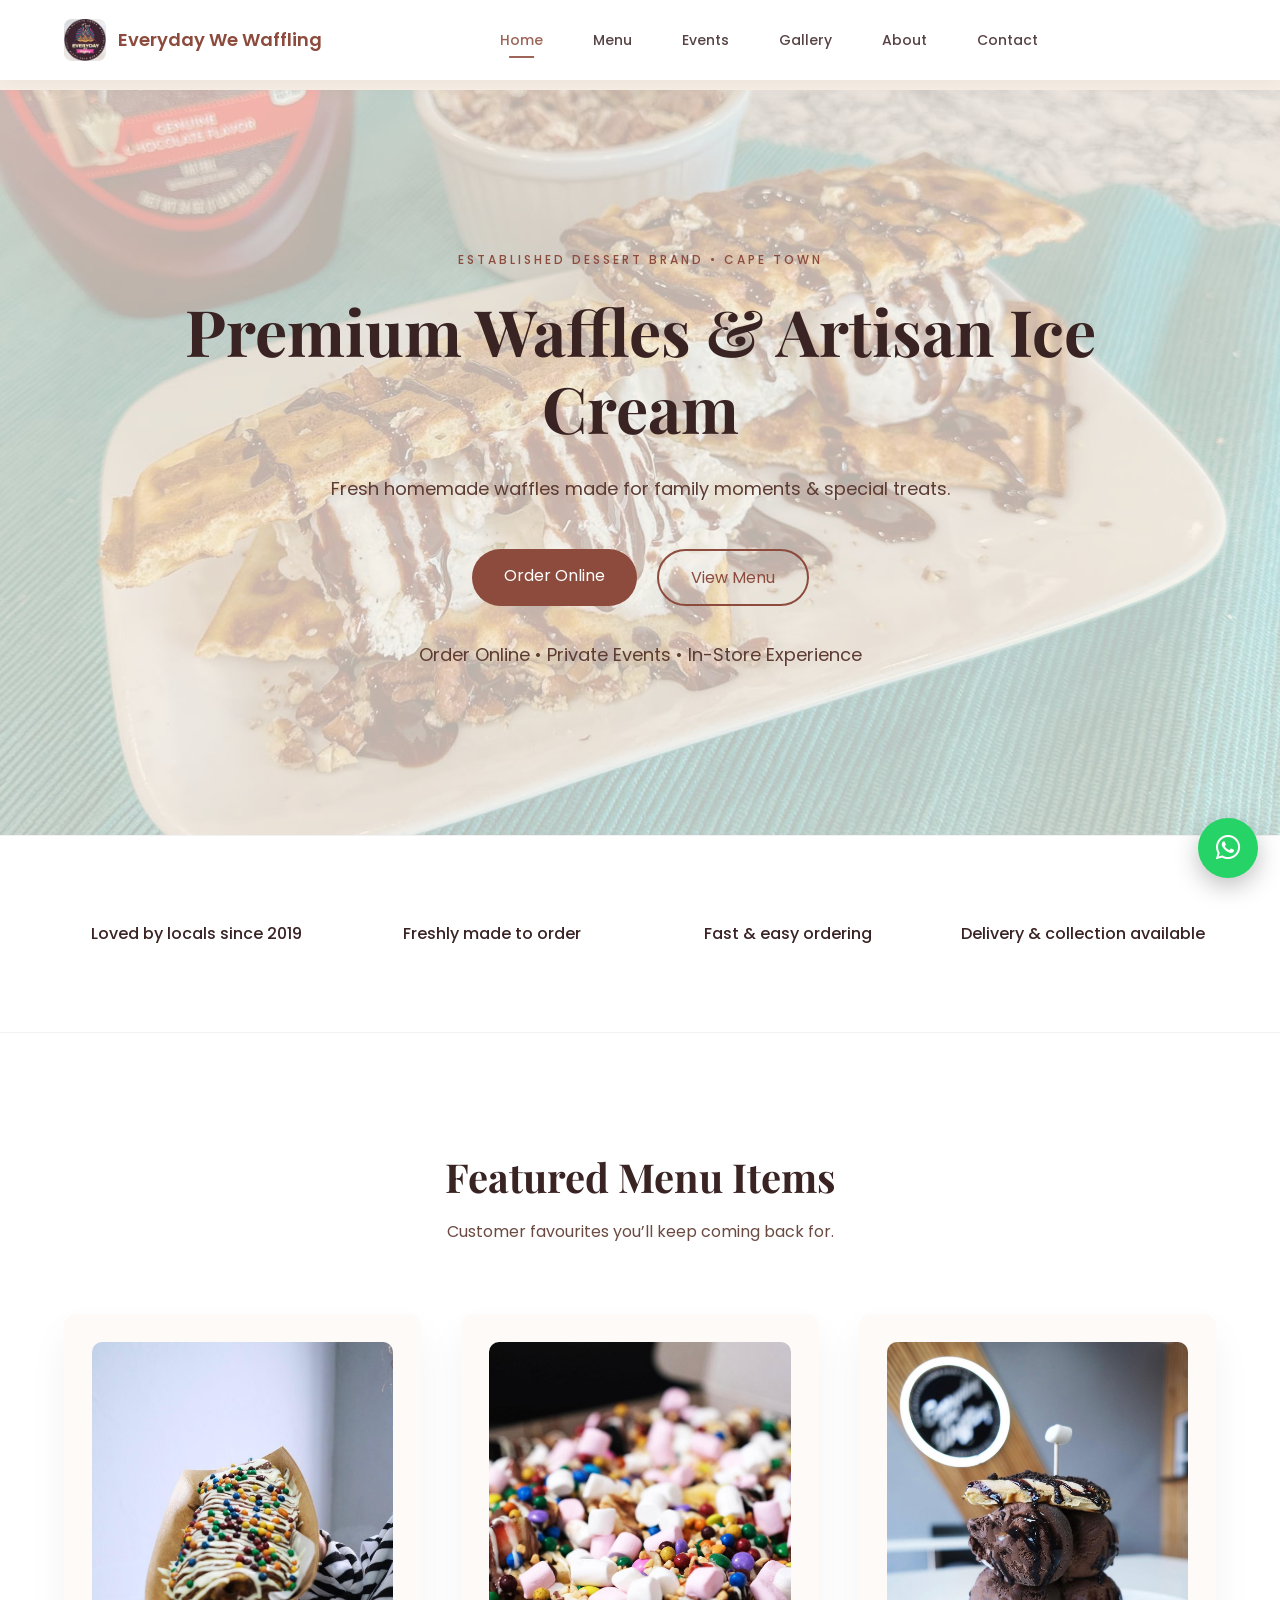
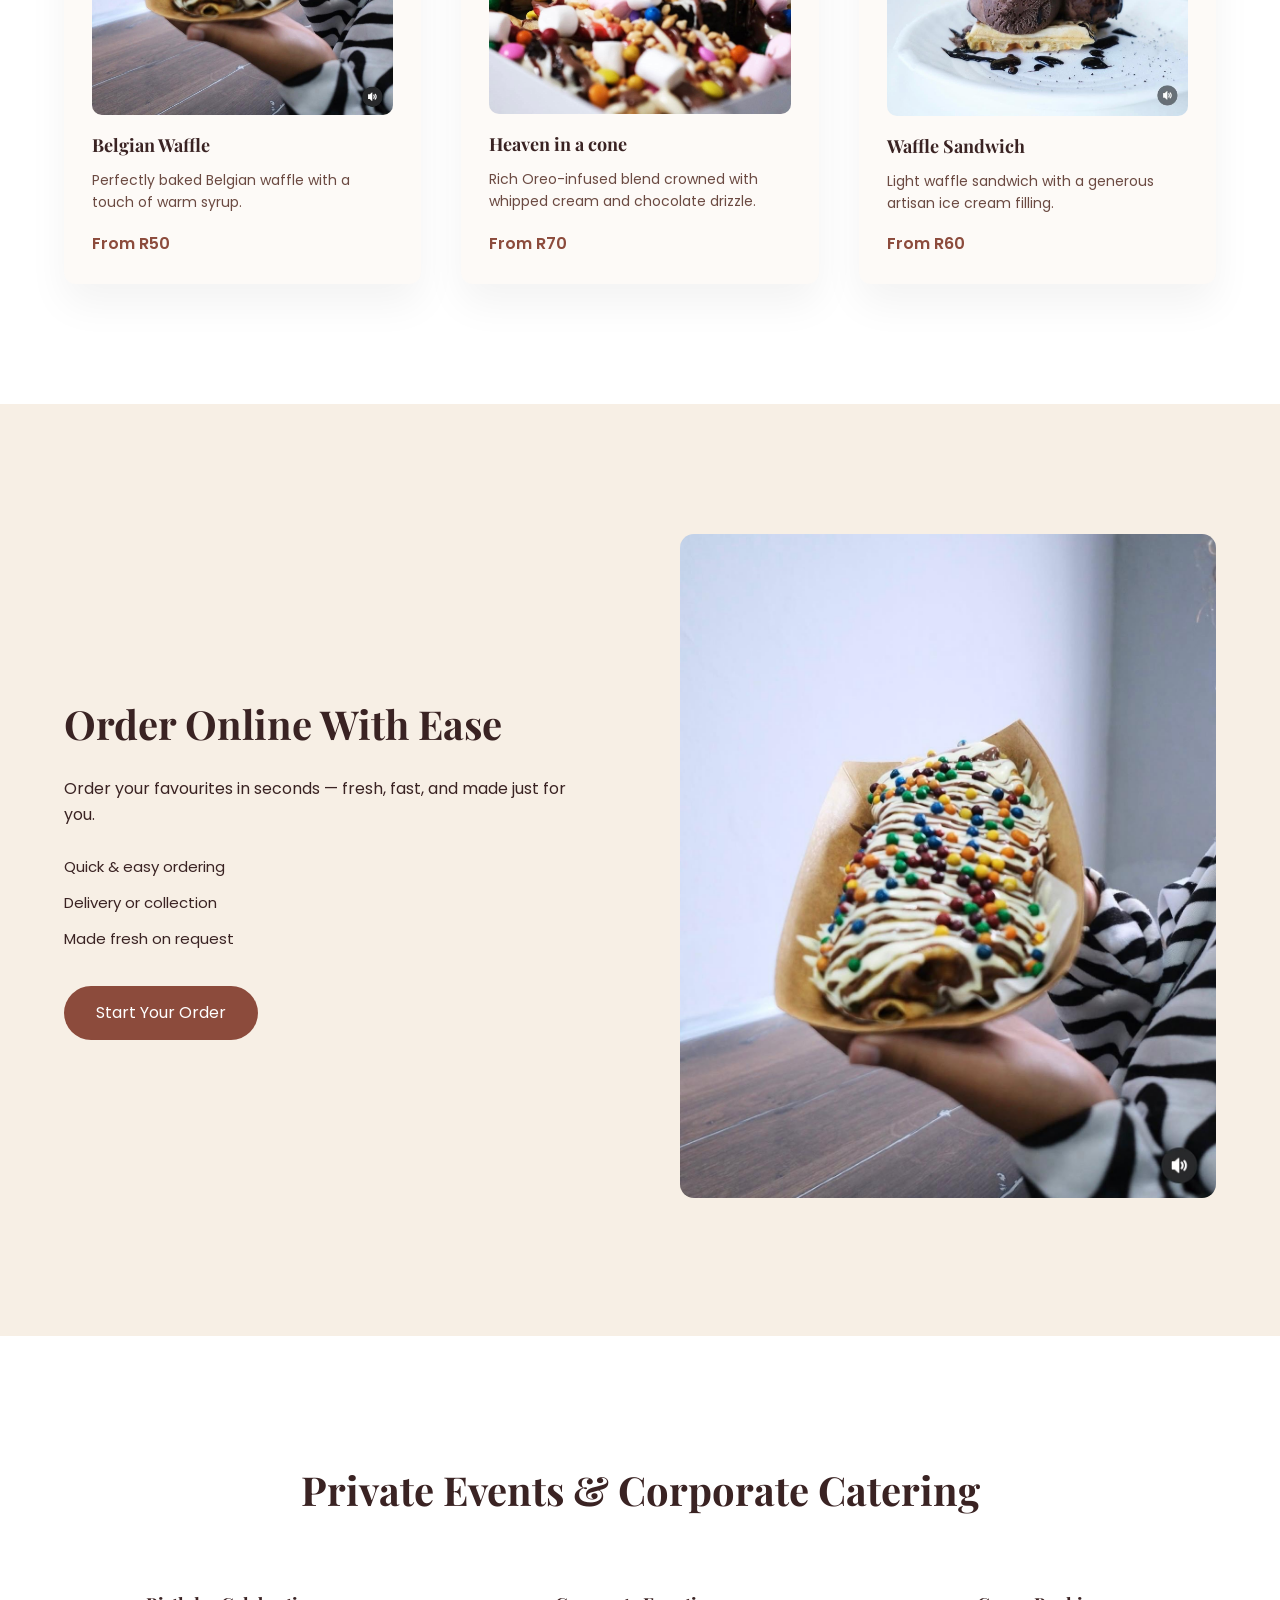
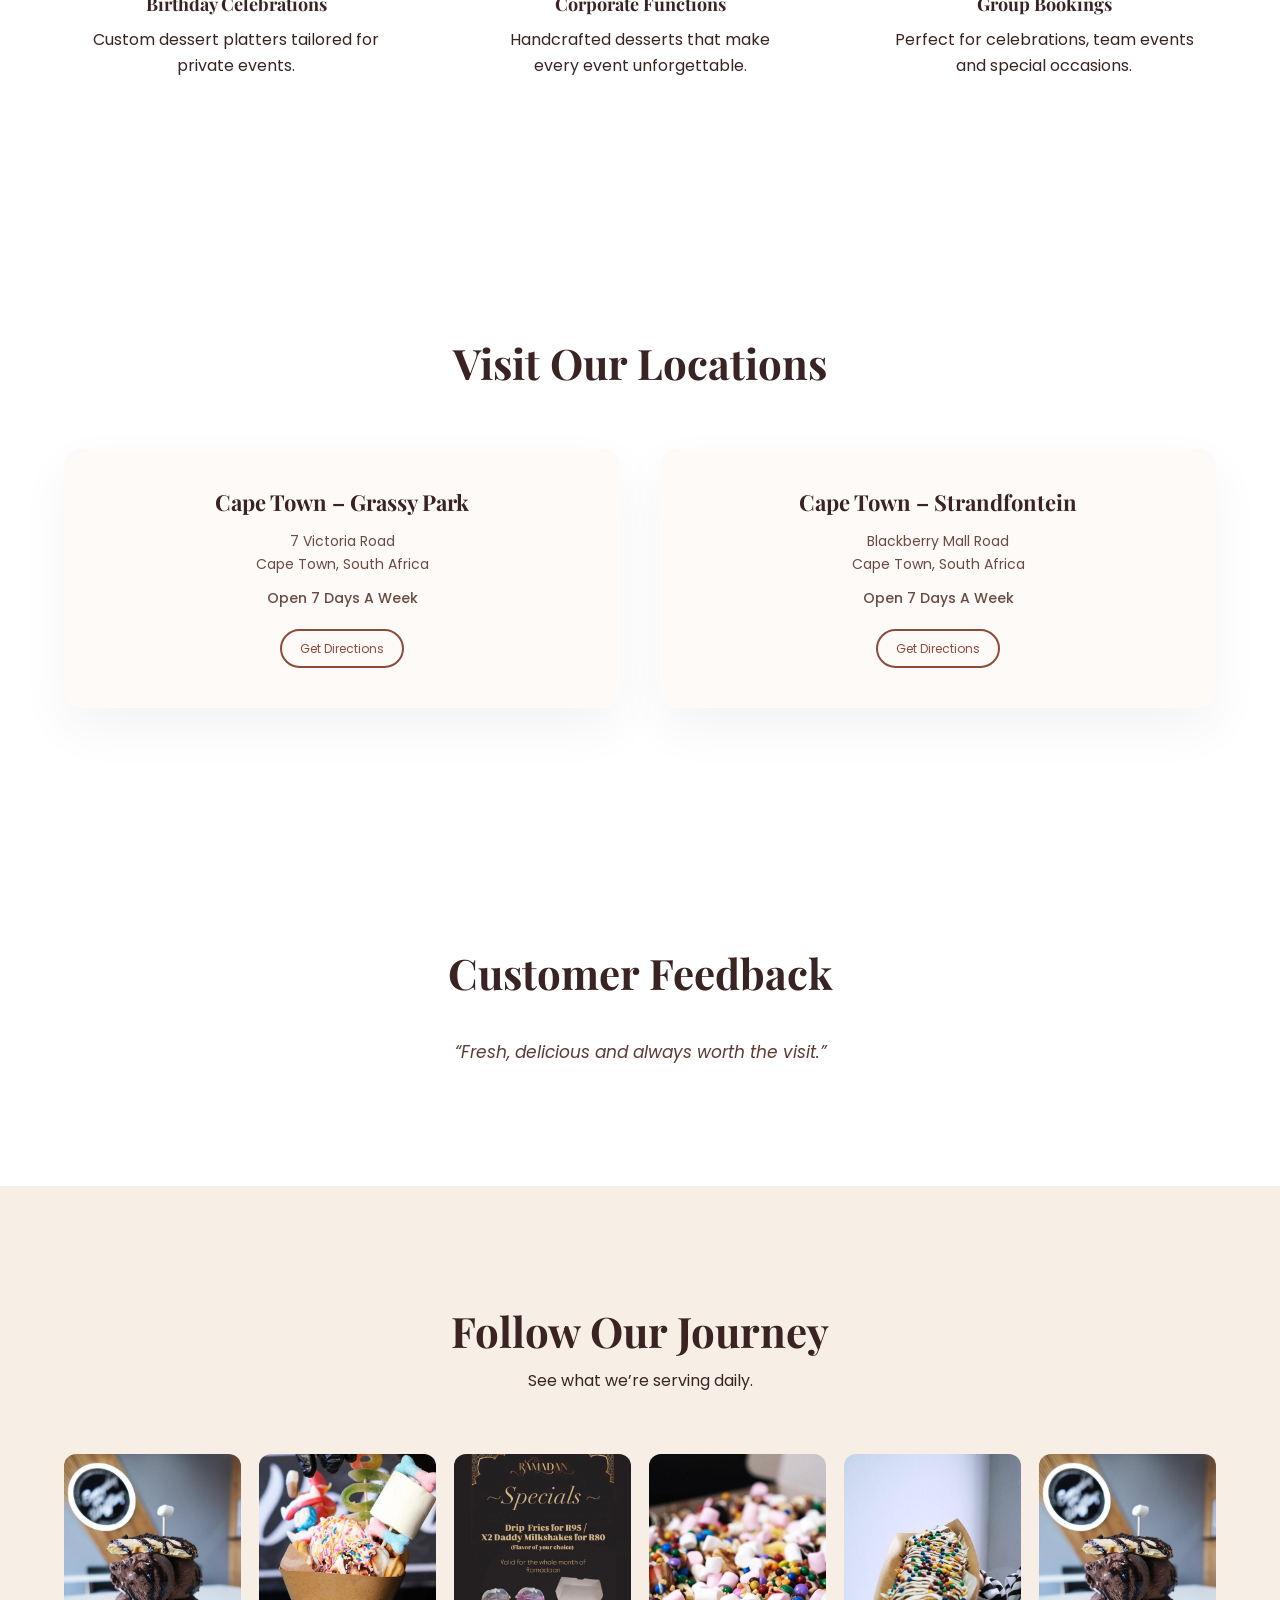
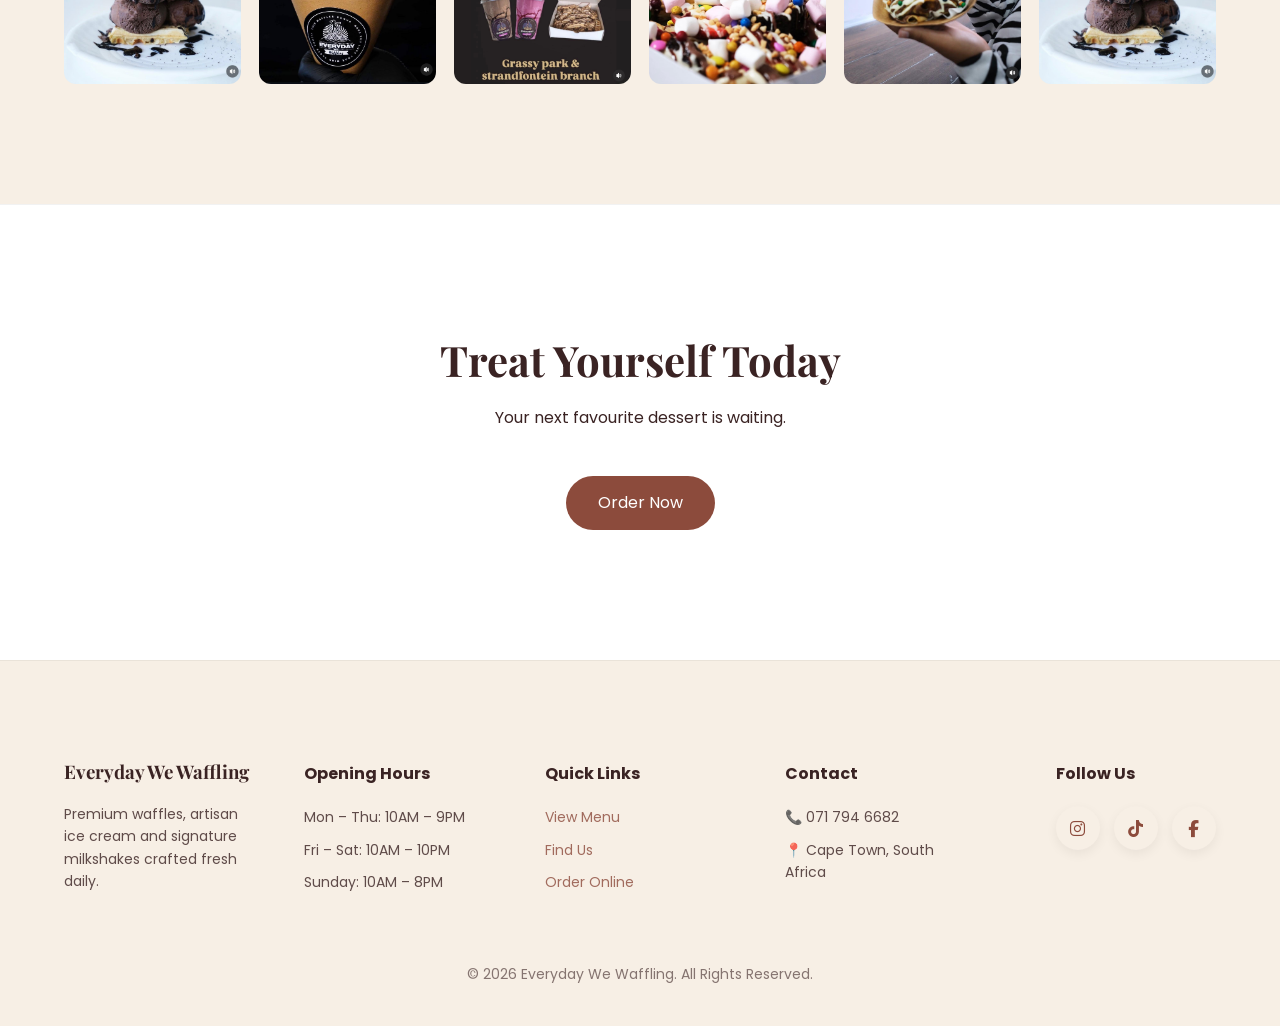
<file: index.html>
<!DOCTYPE html>
<html lang="en">
<head>
<meta charset="UTF-8">
<meta name="viewport" content="width=device-width, initial-scale=1.0">
<title>Everyday We Waffling | Premium Waffles & Artisan Ice Cream</title>

<link rel="stylesheet" href="css/styles.css">
<link rel="stylesheet" href="css/home.css">

<link rel="stylesheet" href="https://cdnjs.cloudflare.com/ajax/libs/font-awesome/6.5.0/css/all.min.css">
<link href="https://fonts.googleapis.com/css2?family=Playfair+Display:wght@600;700&family=Poppins:wght@300;400;500;600&display=swap" rel="stylesheet">
</head>

<body>

<div id="header"></div>

<!-- HERO -->
<section class="hero reveal">

  <div class="container hero-content">

    <span class="hero-tagline">
      Established Dessert Brand • Cape Town
    </span>

    <h1>
      Premium Waffles & Artisan Ice Cream
    </h1>

    <p>
      Fresh homemade waffles made for family moments & special treats.
    </p>

    <div class="hero-buttons">
      <a href="menu.html" class="btn-primary">
        Order Online
      </a>
      <a href="menu.html" class="btn-outline">
        View Menu
      </a>
    </div>

    <p class="micro-trust">
      Order Online • Private Events • In-Store Experience
    </p>

  </div>

</section>

<!-- TRUST STRIP -->
<section class="social-proof reveal">
  <div class="container proof-grid">
    <div>Loved by locals since 2019</div>
    <div>Freshly made to order</div>
    <div>Fast & easy ordering</div>
    <div>Delivery & collection available</div>
  </div>
</section>

<!-- BEST SELLERS -->
<section id="favourites" class="best-sellers reveal">
  <div class="container">

    <h2>Featured Menu Items</h2>
    <p class="section-sub">
      Customer favourites you’ll keep coming back for.
    </p>

    <div class="products-grid">

      <div class="product-card">
        <img src="assets/images/waffle.jpeg" alt="Belgian Waffle">
        <h3>Belgian Waffle</h3>
        <p>Perfectly baked Belgian waffle with a touch of warm syrup.</p>
        <span class="price">From R50</span>
      </div>

      <div class="product-card">
        <img src="assets/images/sprinkle.jpeg" alt="Heaven in a cone">
        <h3>Heaven in a cone</h3>
        <p>Rich Oreo-infused blend crowned with whipped cream and chocolate drizzle.</p>
        <span class="price">From R70</span>
      </div>

      <div class="product-card">
        <img src="assets/images/icecream.jpeg" alt="Waffle sandwich">
        <h3>Waffle Sandwich</h3>
        <p>Light waffle sandwich with a generous artisan ice cream filling.</p>
        <span class="price">From R60</span>
      </div>

    </div>

  </div>
</section>

<!-- ONLINE ORDER -->
<section class="online-order reveal">
  <div class="container order-grid">

    <div class="order-text">
      <h2>Order Online With Ease</h2>
      <p>
       <p>
Order your favourites in seconds — fresh, fast, and made just for you.
</p>
      </p>

      <ul>
        <li>Quick & easy ordering</li>
        <li>Delivery or collection</li>
        <li>Made fresh on request</li>
      </ul>

      <a href="menu.html" class="btn-primary">
        Start Your Order
      </a>
    </div>

    <div class="order-image">
      <img src="assets/images/waffle.jpeg" alt="Dessert Shop Interior">
    </div>

  </div>
</section>

<!-- EVENTS -->
<section class="events reveal">
  <div class="container">

    <h2>Private Events & Corporate Catering</h2>

    <div class="events-grid">
      <div>
        <h3>Birthday Celebrations</h3>
        <p>Custom dessert platters tailored for private events.</p>
      </div>

      <div>
        <h3>Corporate Functions</h3>
        <p>Handcrafted desserts that make every event unforgettable.</p>
      </div>

      <div>
        <h3>Group Bookings</h3>
       <p>Perfect for celebrations, team events and special occasions.</p>
      </div>
    </div>

  </div>
</section>

<!-- LOCATION SECTION -->
<section class="locations reveal">
  <div class="container">

    <h2 class="section-title">Visit Our Locations</h2>

    <div class="locations-grid">

      <div class="location-box">
        <h3>Cape Town – Grassy Park</h3>
        <p>
          7 Victoria Road<br>
          Cape Town, South Africa
        </p>
        <p class="hours">Open 7 Days A Week</p>
        <a 
          href="https://www.google.com/maps/search/?api=1&query=7+Victoria+Road+Grassy+Park+Cape+Town"
          target="_blank"
          class="btn-outline small">
          Get Directions
        </a>
      </div>

      <div class="location-box">
        <h3>Cape Town – Strandfontein</h3>
        <p>
          Blackberry Mall Road<br>
          Cape Town, South Africa
        </p>
        <p class="hours">Open 7 Days A Week</p>
        <a 
          href="https://www.google.com/maps/search/?api=1&query=Blackberry+Mall+Road+Strandfontein+Cape+Town"
          target="_blank"
          class="btn-outline small">
          Get Directions
        </a>
      </div>

    </div>

  </div>
</section>

<!-- TESTIMONIAL -->
<section class="testimonials reveal">
  <div class="container">
    <h2>Customer Feedback</h2>
    <div class="testimonial">
      “Fresh, delicious and always worth the visit.”
    </div>
  </div>
</section>

<!-- INSTAGRAM -->
<section class="instagram reveal">
  <div class="container">

    <h2>Follow Our Journey</h2>
    <p>See what we’re serving daily.</p>

    <div class="insta-grid">
      <img src="assets/images/icecream.jpeg" alt="">
      <img src="assets/images/marsh.jpeg" alt="">
      <img src="assets/images/special.jpeg" alt="">
      <img src="assets/images/sprinkle.jpeg" alt="">
      <img src="assets/images/waffle.jpeg" alt="">
      <img src="assets/images/icecream.jpeg" alt="">
    </div>

  </div>
</section>

<!-- FINAL CTA -->
<section class="cta reveal">
  <div class="container">

    <h2>Treat Yourself Today</h2>
    <p>Your next favourite dessert is waiting.</p>

    <a href="menu.html" class="btn-primary large">
      Order Now
    </a>

  </div>
</section>

<a href="https://wa.me/27717946682?text=Hi%20Everyday%20We%20Waffling,%20I’d%20like%20to%20place%20an%20order"
   class="whatsapp-float"
   target="_blank"
   aria-label="Order on WhatsApp">

   <i class="fa-brands fa-whatsapp"></i>

</a>

<div id="footer"></div>

<script src="components/component.js"></script>

<script>
const reveals = document.querySelectorAll(".reveal");

const observer = new IntersectionObserver(entries=>{
  entries.forEach(entry=>{
    if(entry.isIntersecting){
      entry.target.classList.add("active");
    }
  });
},{ threshold:0.15 });

reveals.forEach(reveal=>{
  observer.observe(reveal);
});
</script>

<script>
window.addEventListener("scroll", function(){
  const bg = document.querySelector(".hero-bg");
  let offset = window.pageYOffset;
  bg.style.transform = "scale(1.18) translateY(" + offset * 0.15 + "px)";
});
</script>
</body>
</html>
</file>
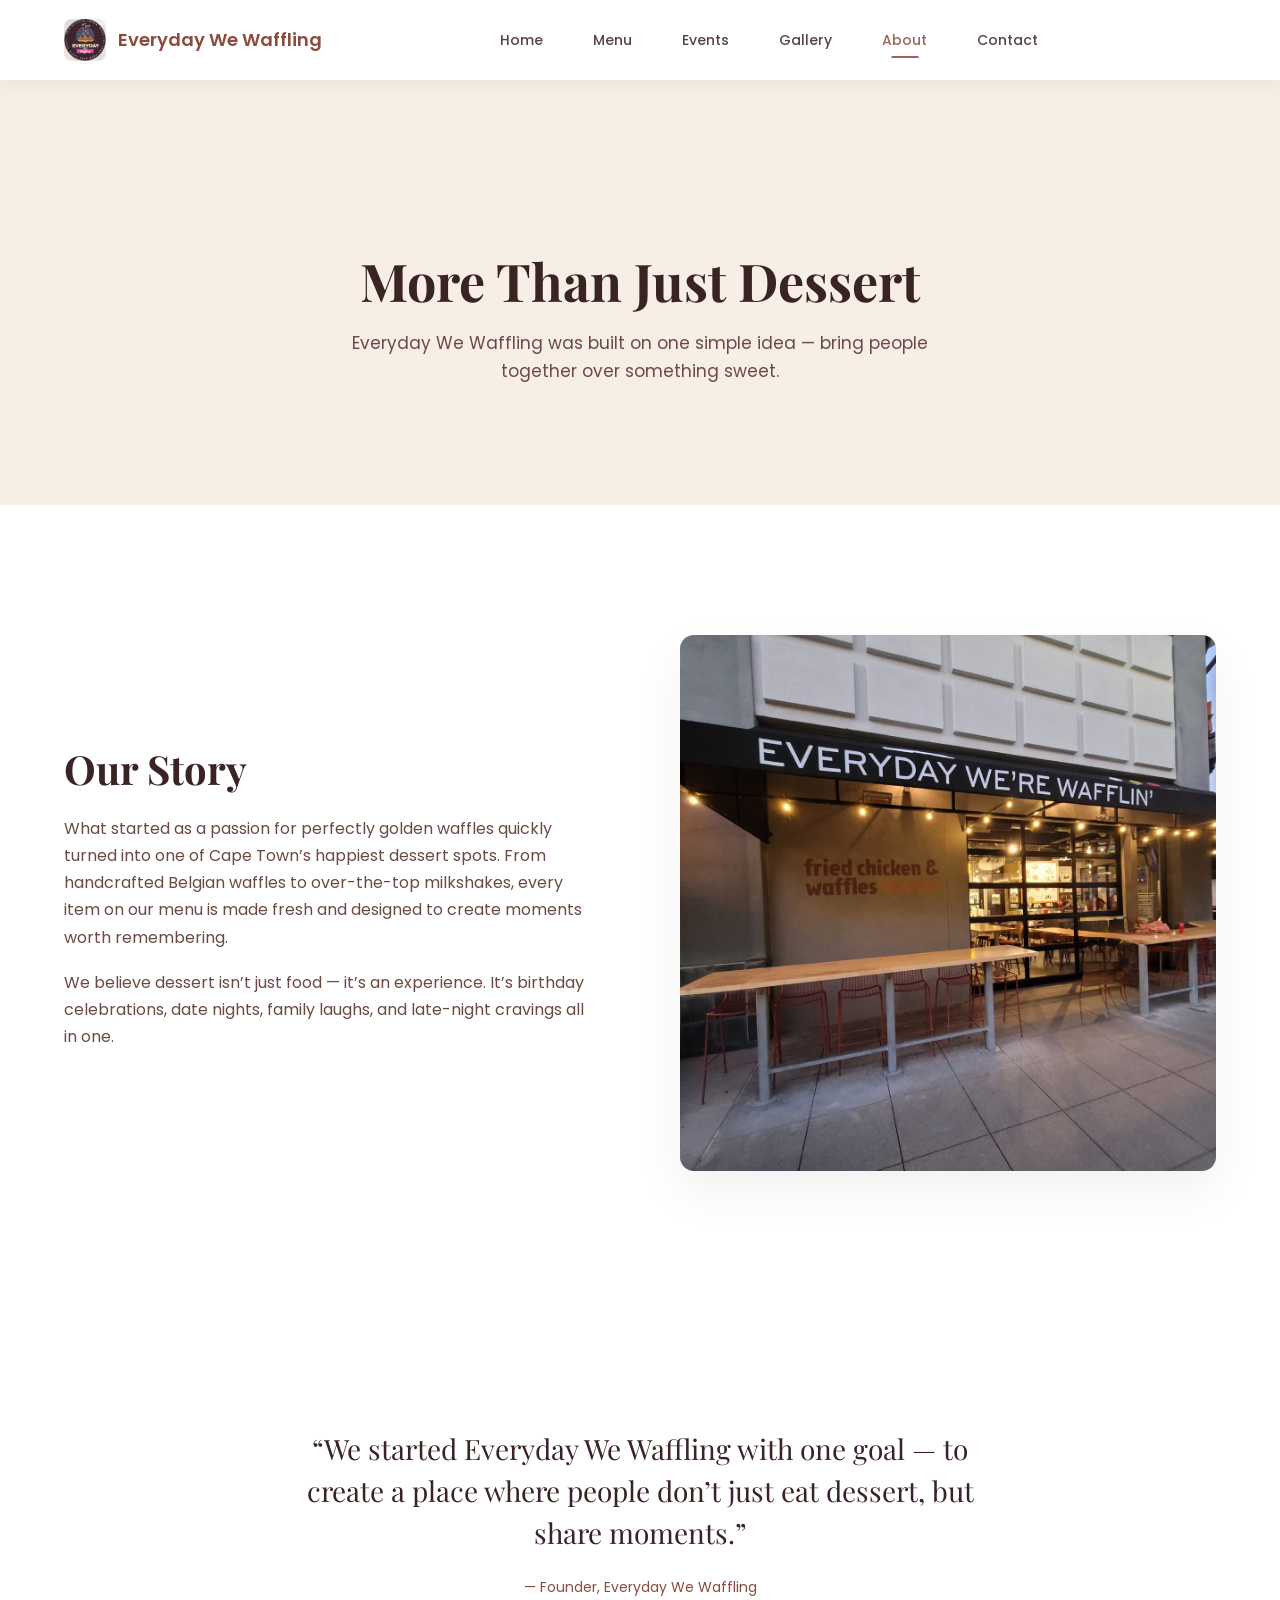
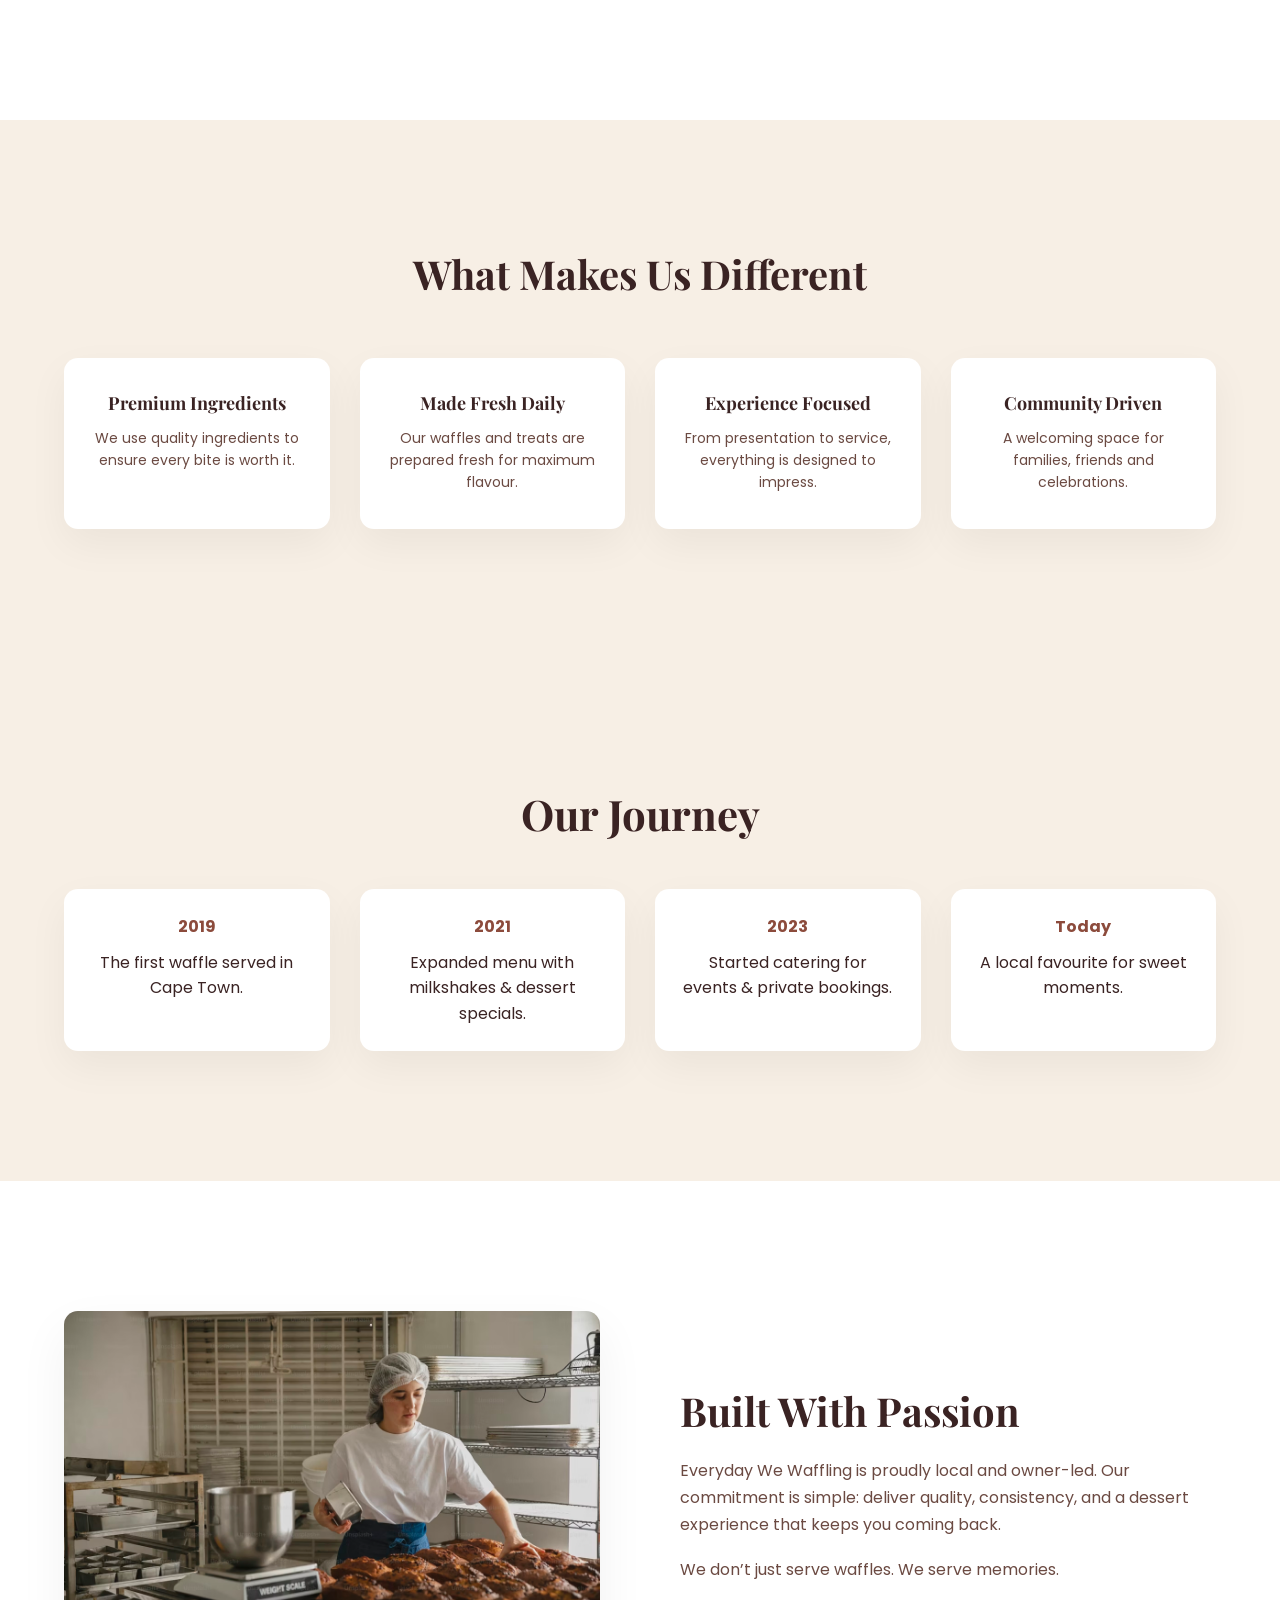
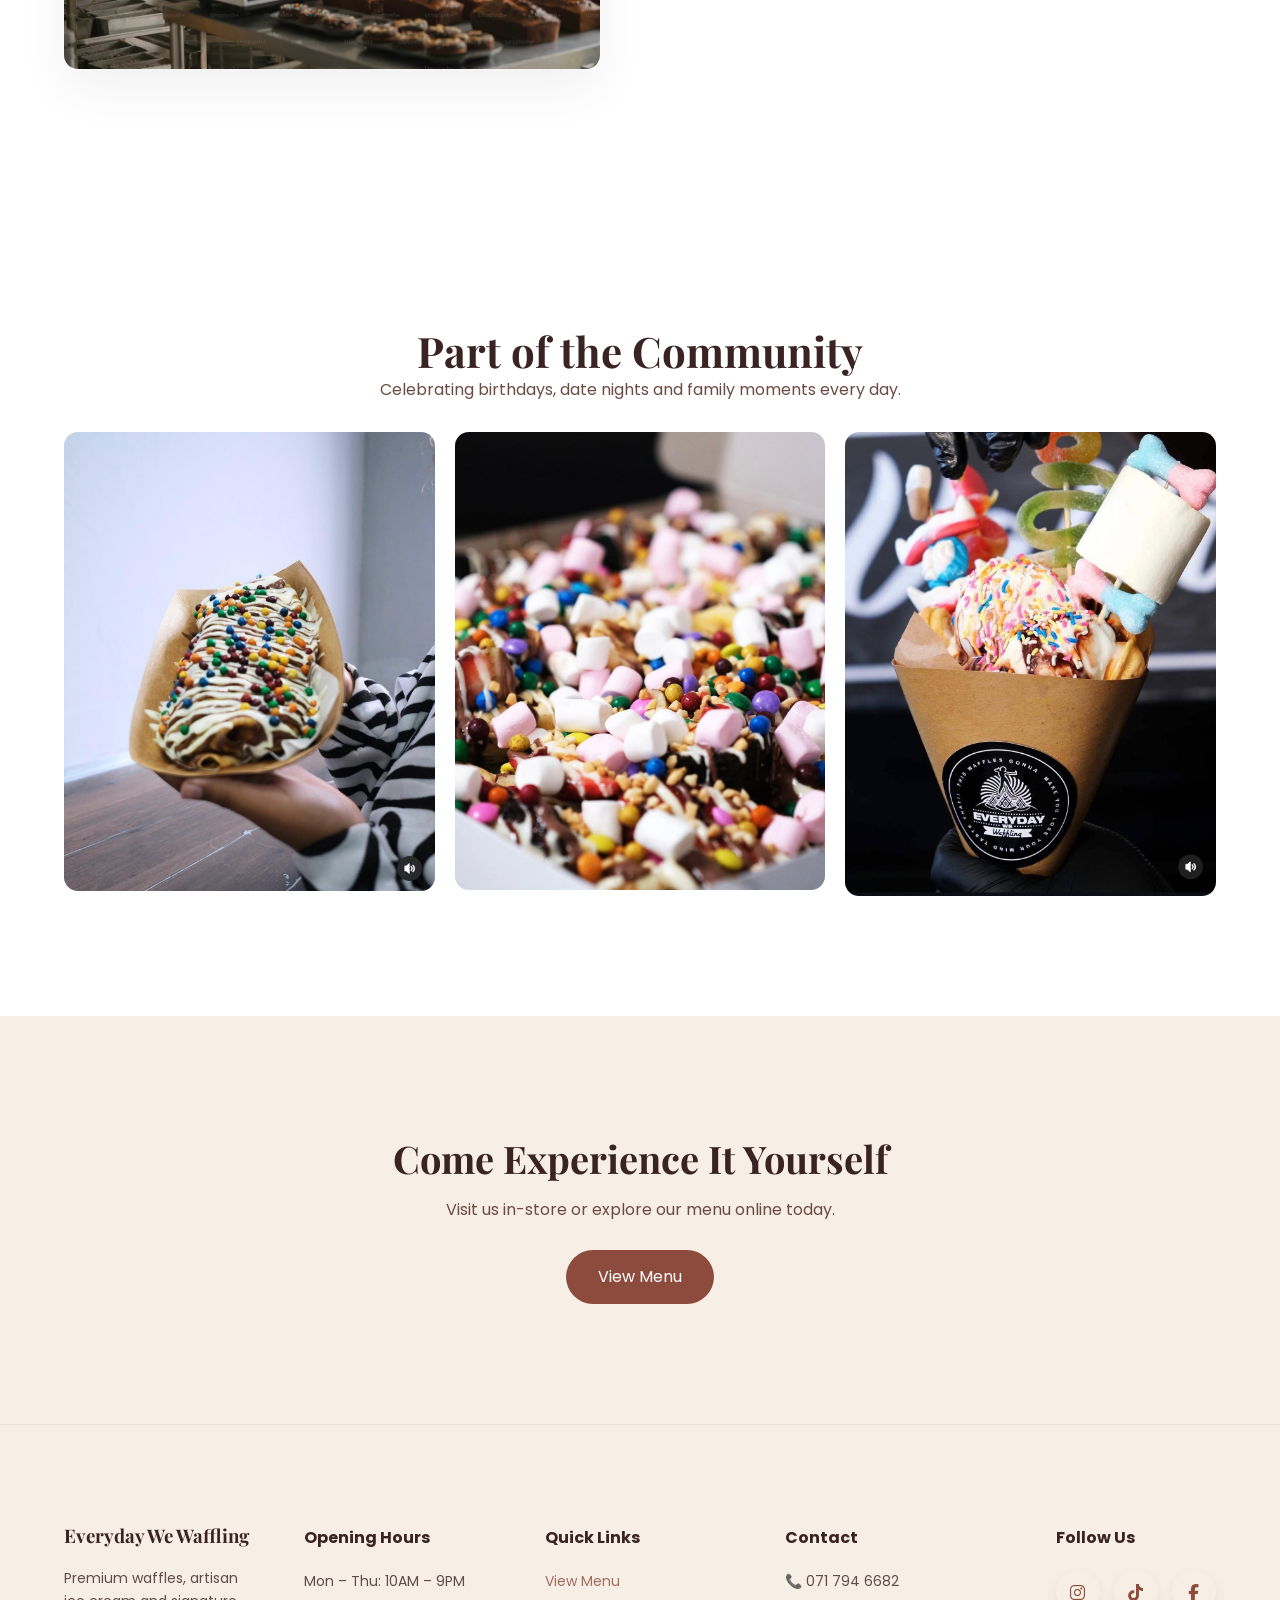
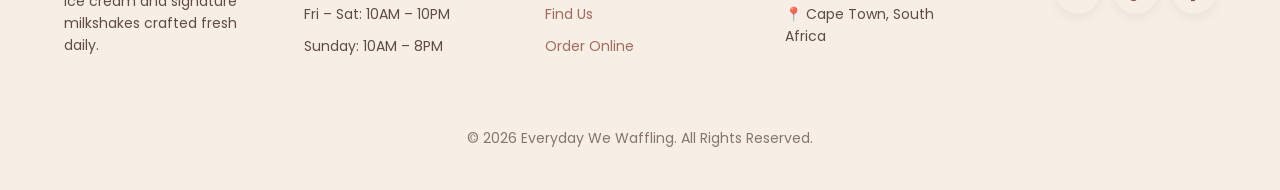
<file: about.html>
<!DOCTYPE html>
<html lang="en">
<head>
<meta charset="UTF-8">
<meta name="viewport" content="width=device-width, initial-scale=1.0">
<title>About Us | Everyday We Waffling</title>

<link rel="stylesheet" href="css/styles.css">
<link rel="stylesheet" href="css/about.css">

<link href="https://fonts.googleapis.com/css2?family=Playfair+Display:wght@600;700&family=Poppins:wght@300;400;500;600&display=swap" rel="stylesheet">
<link rel="stylesheet" href="https://cdnjs.cloudflare.com/ajax/libs/font-awesome/6.5.0/css/all.min.css">
</head>

<body>

<div id="header"></div>

<!-- HERO -->
<section class="about-hero reveal">
  <div class="container">
    <h1>More Than Just Dessert</h1>
    <p>
      Everyday We Waffling was built on one simple idea —
      bring people together over something sweet.
    </p>
  </div>
</section>

<!-- STORY SECTION -->
<section class="about-story reveal">
  <div class="container story-grid">

    <div class="story-text">
      <h2>Our Story</h2>
      <p>
        What started as a passion for perfectly golden waffles quickly turned
        into one of Cape Town’s happiest dessert spots. From handcrafted
        Belgian waffles to over-the-top milkshakes, every item on our menu
        is made fresh and designed to create moments worth remembering.
      </p>

      <p>
        We believe dessert isn’t just food — it’s an experience.
        It’s birthday celebrations, date nights, family laughs,
        and late-night cravings all in one.
      </p>
    </div>

    <div class="story-image">
      <img src="assets/images/caption.jpg" alt="Inside the dessert shop">
    </div>

  </div>
</section>

<!-- FOUNDER QUOTE -->
<section class="founder-quote reveal">
  <div class="container">
    <blockquote>
      “We started Everyday We Waffling with one goal —
      to create a place where people don’t just eat dessert,
      but share moments.”
    </blockquote>
    <span class="quote-author">
      — Founder, Everyday We Waffling
    </span>
  </div>
</section>

<!-- VALUES -->
<section class="about-values reveal">
  <div class="container">

    <h2>What Makes Us Different</h2>

    <div class="values-grid">

      <div class="value-card">
        <h3>Premium Ingredients</h3>
        <p>We use quality ingredients to ensure every bite is worth it.</p>
      </div>

      <div class="value-card">
        <h3>Made Fresh Daily</h3>
        <p>Our waffles and treats are prepared fresh for maximum flavour.</p>
      </div>

      <div class="value-card">
        <h3>Experience Focused</h3>
        <p>From presentation to service, everything is designed to impress.</p>
      </div>

      <div class="value-card">
        <h3>Community Driven</h3>
        <p>A welcoming space for families, friends and celebrations.</p>
      </div>

    </div>

  </div>
</section>

<!-- TIMELINE -->
<section class="about-timeline reveal">
  <div class="container">

    <h2>Our Journey</h2>

    <div class="timeline">

      <div class="timeline-item">
        <h4>2019</h4>
        <p>The first waffle served in Cape Town.</p>
      </div>

      <div class="timeline-item">
        <h4>2021</h4>
        <p>Expanded menu with milkshakes & dessert specials.</p>
      </div>

      <div class="timeline-item">
        <h4>2023</h4>
        <p>Started catering for events & private bookings.</p>
      </div>

      <div class="timeline-item">
        <h4>Today</h4>
        <p>A local favourite for sweet moments.</p>
      </div>

    </div>

  </div>
</section>

<!-- TEAM / OWNER -->
<section class="about-team reveal">
  <div class="container team-grid">

    <div class="team-image">
      <img src="assets/images/baker.avif" alt="Owner of Everyday We Waffling">
    </div>

    <div class="team-text">
      <h2>Built With Passion</h2>
      <p>
        Everyday We Waffling is proudly local and owner-led.
        Our commitment is simple: deliver quality, consistency,
        and a dessert experience that keeps you coming back.
      </p>

      <p>
        We don’t just serve waffles.
        We serve memories.
      </p>
    </div>

  </div>
</section>

<!-- COMMUNITY -->
<section class="community-strip reveal">
  <div class="container">

    <h2>Part of the Community</h2>
    <p>Celebrating birthdays, date nights and family moments every day.</p>

    <div class="community-images">
      <img src="assets/images/waffle.jpeg">
      <img src="assets/images/sprinkle.jpeg">
      <img src="assets/images/marsh.jpeg">
    </div>

  </div>
</section>

<!-- FINAL CTA -->
<section class="about-cta reveal">
  <div class="container">
    <h2>Come Experience It Yourself</h2>
    <p>Visit us in-store or explore our menu online today.</p>
    <a href="menu.html" class="btn-primary">View Menu</a>
  </div>
</section>

<div id="footer"></div>

<script src="components/component.js"></script>

<script>
const reveals = document.querySelectorAll(".reveal, .value-card, .timeline-item");

const observer = new IntersectionObserver(entries=>{
  entries.forEach(entry=>{
    if(entry.isIntersecting){
      entry.target.classList.add("active");
    }
  });
},{ threshold:0.15 });

reveals.forEach(reveal=>{
  observer.observe(reveal);
});
</script>

</body>
</html>
</file>
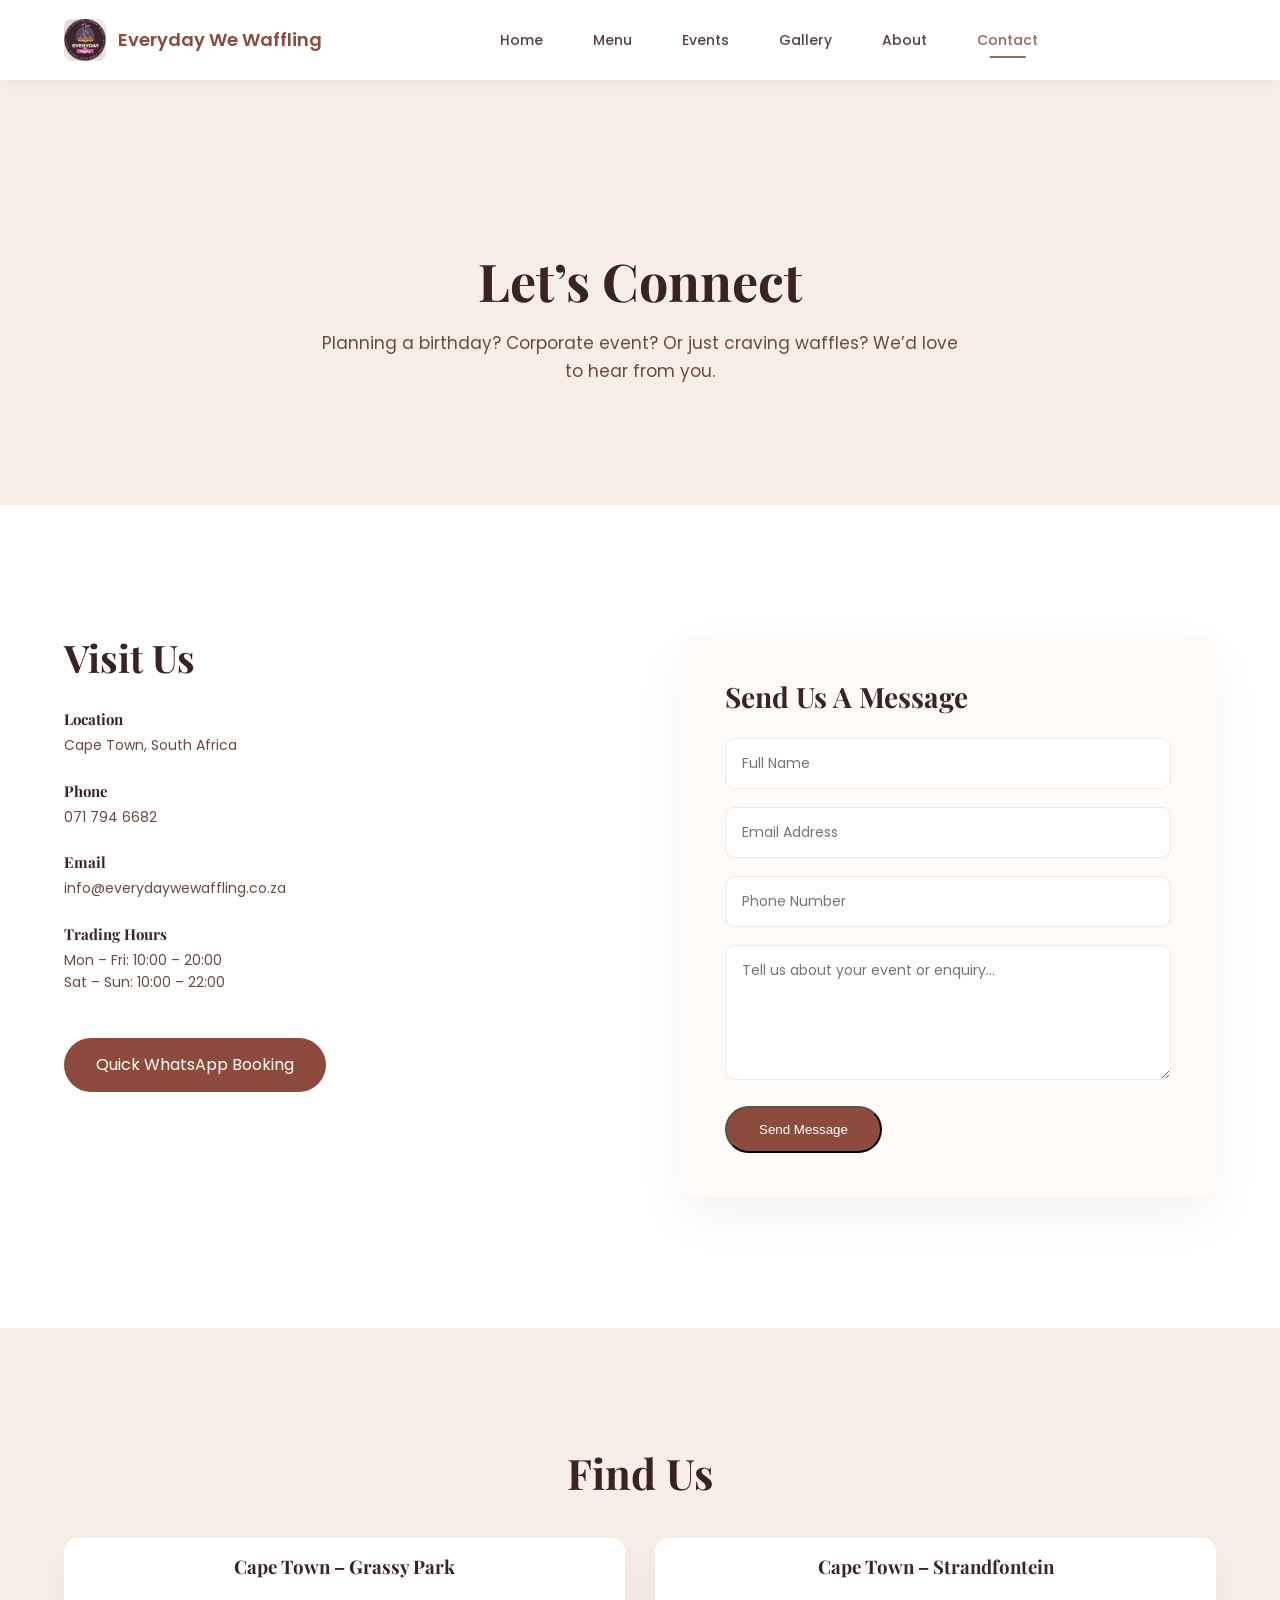
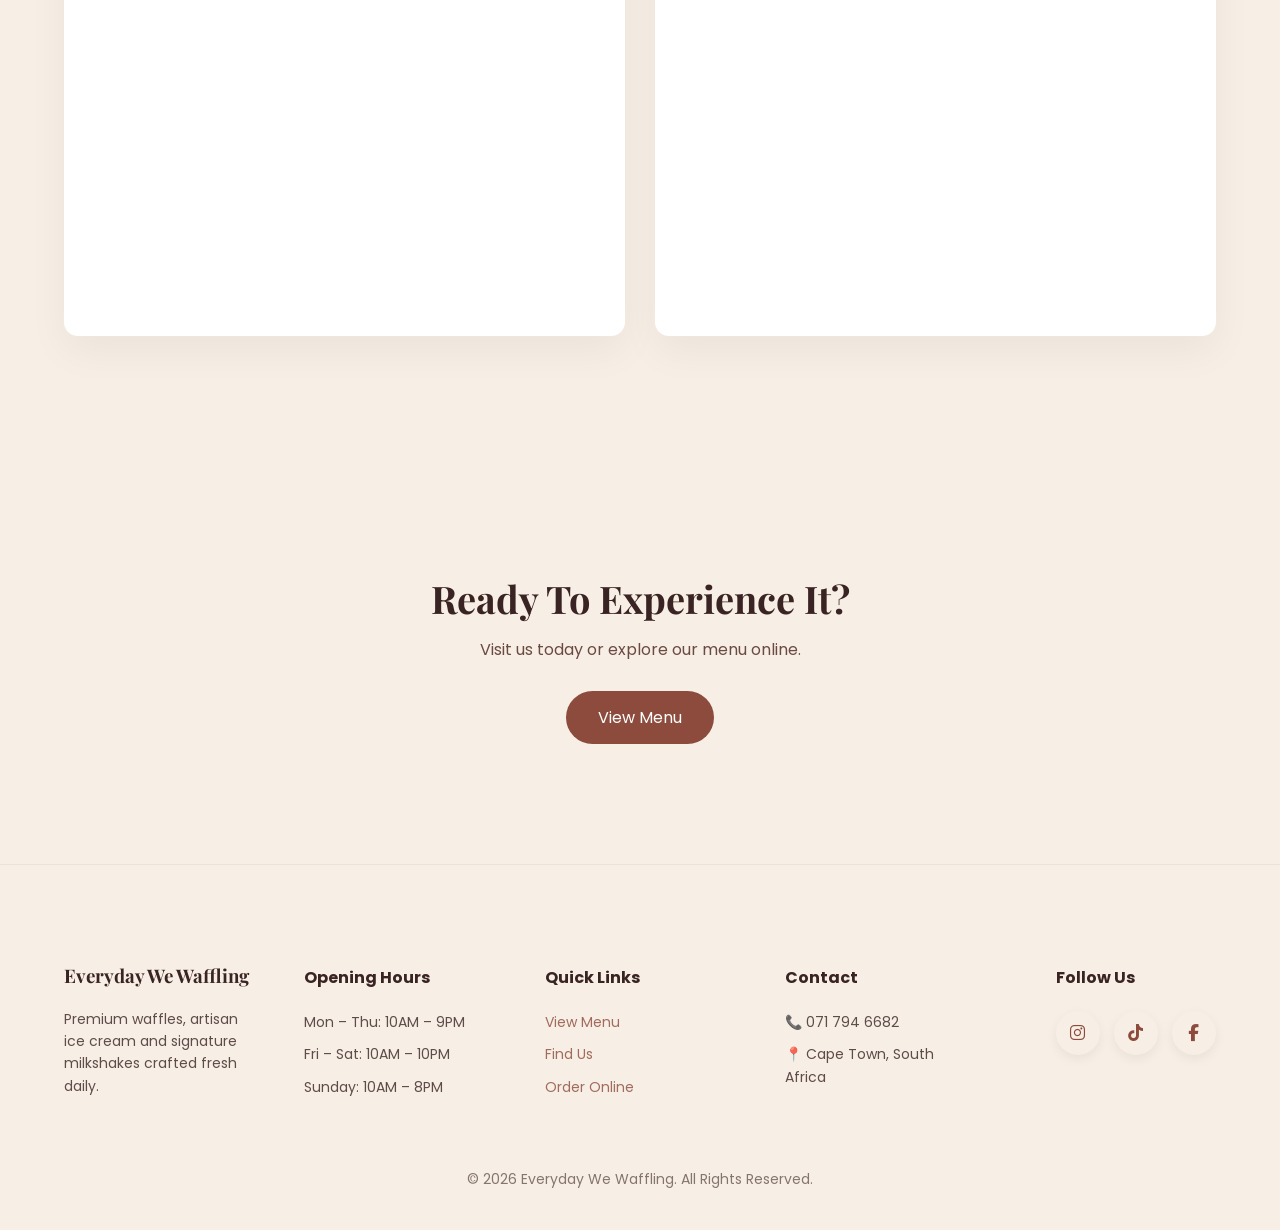
<file: contact.html>
<!DOCTYPE html>
<html lang="en">
<head>
<meta charset="UTF-8">
<meta name="viewport" content="width=device-width, initial-scale=1.0">
<title>Contact Us | Everyday We Waffling</title>

<link rel="stylesheet" href="css/styles.css">
<link rel="stylesheet" href="css/contact.css">

<link rel="stylesheet" href="https://cdnjs.cloudflare.com/ajax/libs/font-awesome/6.5.0/css/all.min.css">
<link href="https://fonts.googleapis.com/css2?family=Playfair+Display:wght@600;700&family=Poppins:wght@300;400;500;600&display=swap" rel="stylesheet">
</head>

<body>

<div id="header"></div>

<!-- HERO -->
<section class="contact-hero reveal">
  <div class="container">
    <h1>Let’s Connect</h1>
    <p>
      Planning a birthday? Corporate event? Or just craving waffles?
      We’d love to hear from you.
    </p>
  </div>
</section>

<!-- CONTACT SECTION -->
<section class="contact-main reveal">
  <div class="container contact-grid">

    <!-- LEFT SIDE INFO -->
    <div class="contact-info">

      <h2>Visit Us</h2>

      <div class="info-block">
        <h3>Location</h3>
        <p>Cape Town, South Africa</p>
      </div>

      <div class="info-block">
        <h3>Phone</h3>
        <p>071 794 6682</p>
      </div>

      <div class="info-block">
        <h3>Email</h3>
        <p>info@everydaywewaffling.co.za</p>
      </div>

      <div class="info-block">
        <h3>Trading Hours</h3>
        <p>
          Mon – Fri: 10:00 – 20:00<br>
          Sat – Sun: 10:00 – 22:00
        </p>
      </div>

      <a href="https://wa.me/27717946682" class="btn-primary whatsapp-btn">
        Quick WhatsApp Booking
      </a>

    </div>

    <!-- RIGHT SIDE FORM -->
    <div class="contact-form">

      <h2>Send Us A Message</h2>

      <form>

        <div class="form-group">
          <input type="text" placeholder="Full Name" required>
        </div>

        <div class="form-group">
          <input type="email" placeholder="Email Address" required>
        </div>

        <div class="form-group">
          <input type="text" placeholder="Phone Number">
        </div>

        <div class="form-group">
          <textarea rows="5" placeholder="Tell us about your event or enquiry..." required></textarea>
        </div>

        <button type="submit" class="btn-primary">
          Send Message
        </button>

      </form>

    </div>

  </div>
</section>

<!-- MAP SECTION -->
<section class="contact-map reveal">
  <div class="container">

    <h2>Find Us</h2>

    <div class="map-grid">

      <!-- GRASSY PARK -->
      <div class="map-card">
        <h3>Cape Town – Grassy Park</h3>
        <iframe 
          src="https://www.google.com/maps?q=7+Victoria+Road+Grassy+Park+Cape+Town&output=embed"
          loading="lazy">
        </iframe>
      </div>

      <!-- STRANDFONTEIN -->
      <div class="map-card">
        <h3>Cape Town – Strandfontein</h3>
        <iframe 
          src="https://www.google.com/maps?q=Blackberry+Mall+Road+Strandfontein+Cape+Town&output=embed"
          loading="lazy">
        </iframe>
      </div>

    </div>

  </div>
</section>

<!-- CTA -->
<section class="contact-cta reveal">
  <div class="container">
    <h2>Ready To Experience It?</h2>
    <p>Visit us today or explore our menu online.</p>
    <a href="menu.html" class="btn-primary">View Menu</a>
  </div>
</section>

<div id="footer"></div>

<script src="components/component.js"></script>

<script>
const reveals = document.querySelectorAll(".reveal");

const observer = new IntersectionObserver(entries=>{
  entries.forEach(entry=>{
    if(entry.isIntersecting){
      entry.target.classList.add("active");
    }
  });
},{ threshold:0.15 });

reveals.forEach(reveal=>{
  observer.observe(reveal);
});
</script>

</body>
</html>
</file>
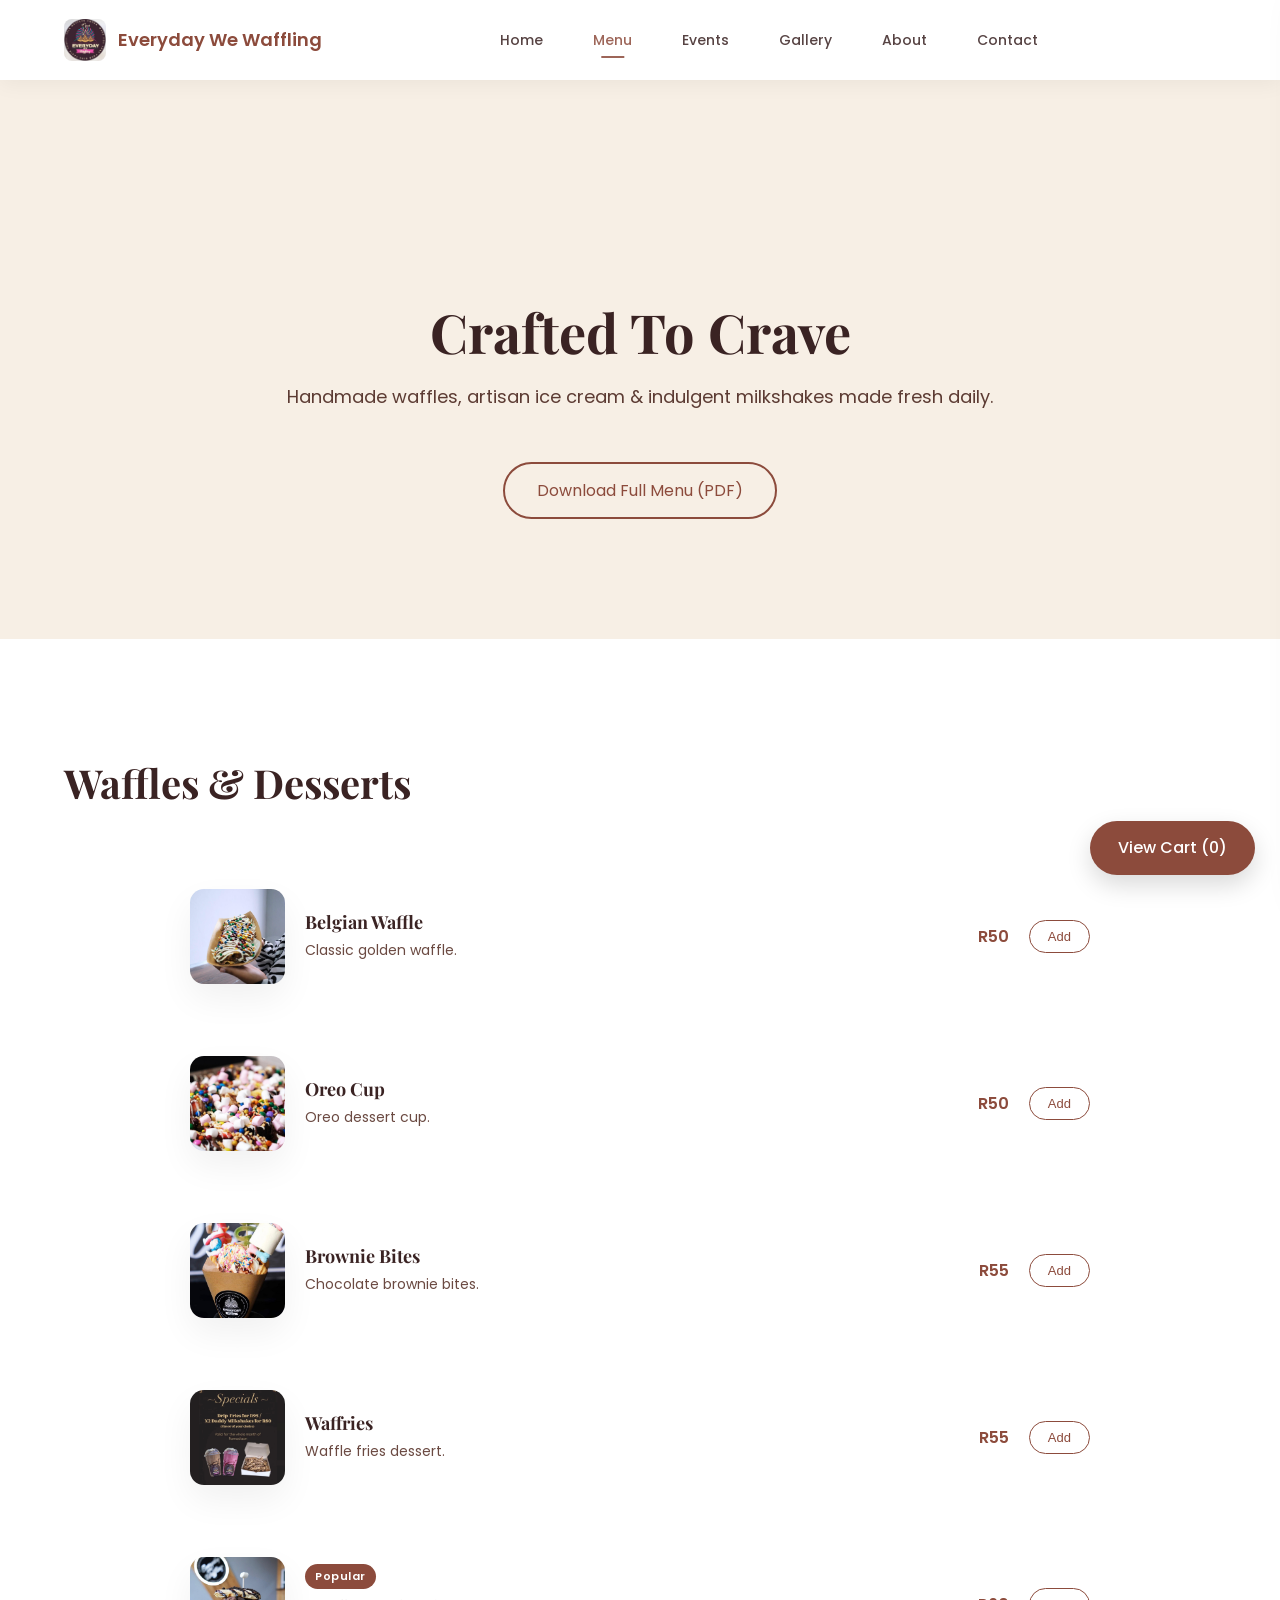
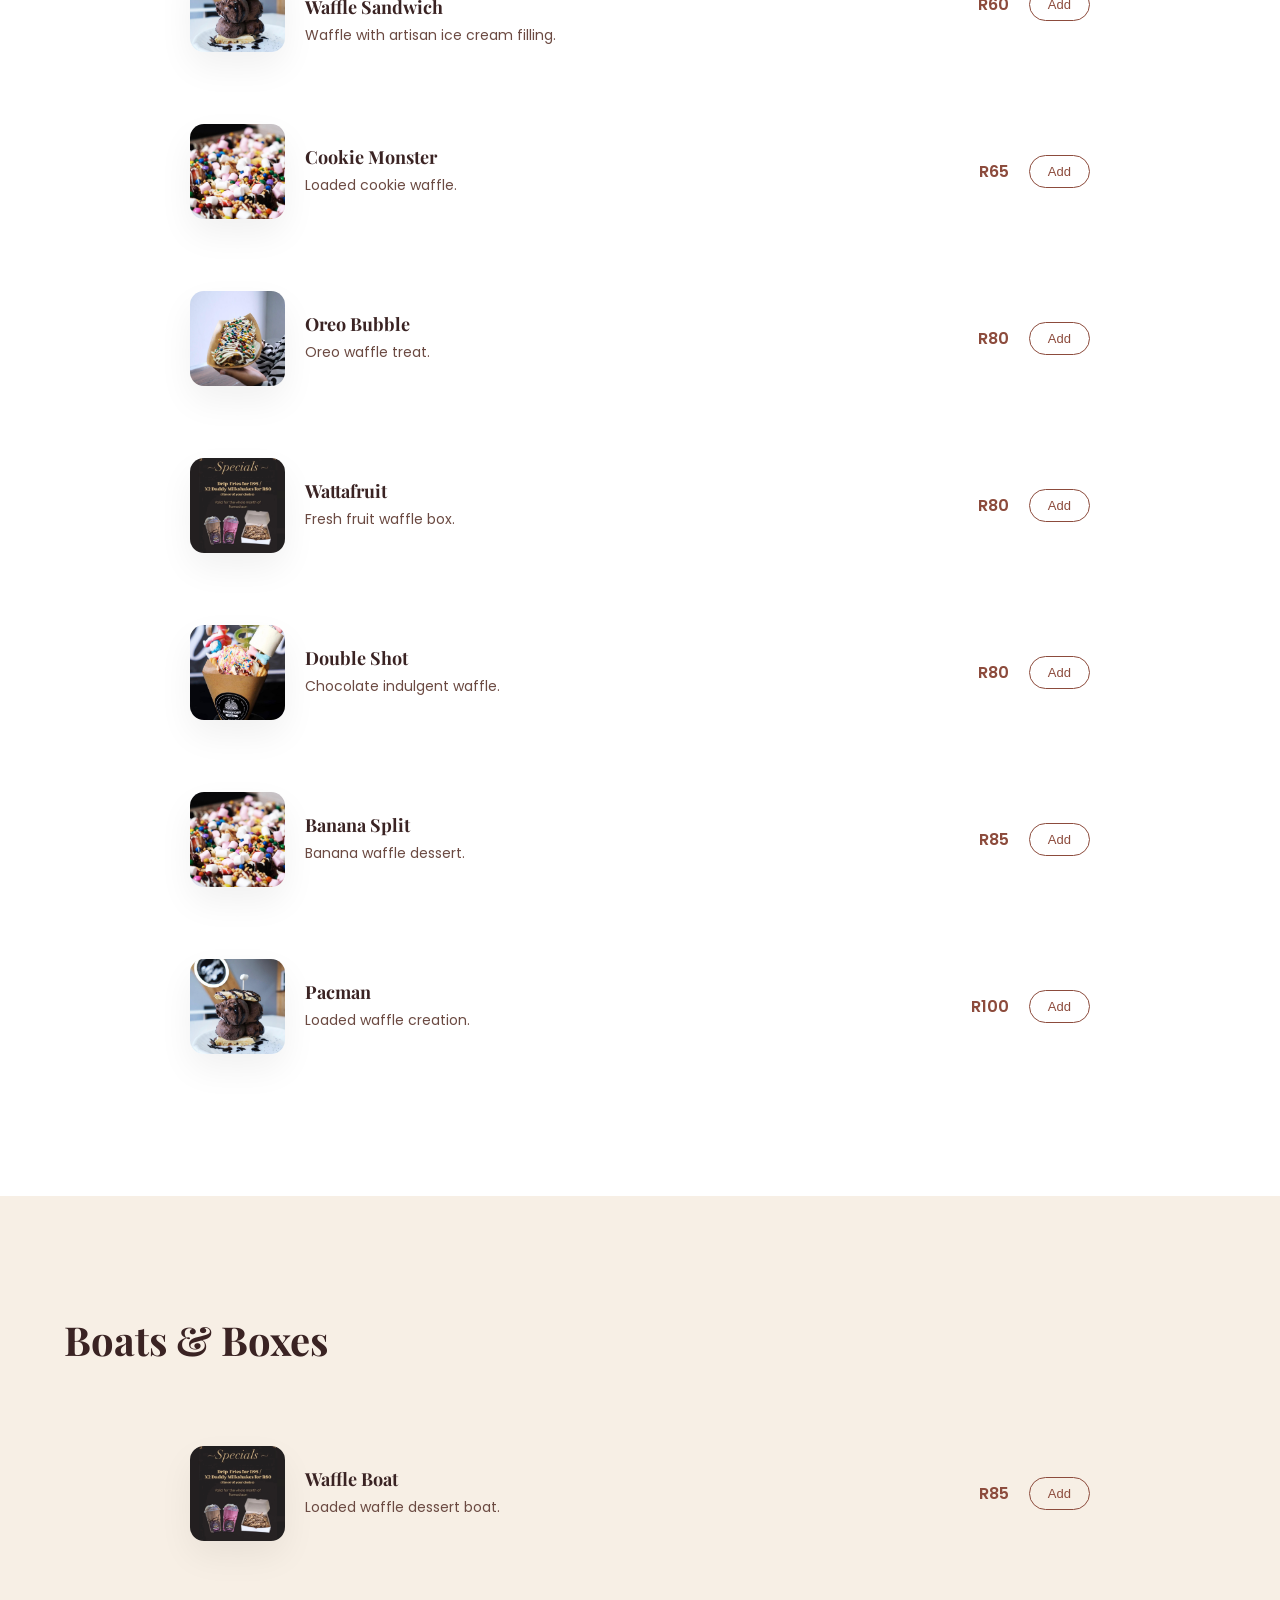
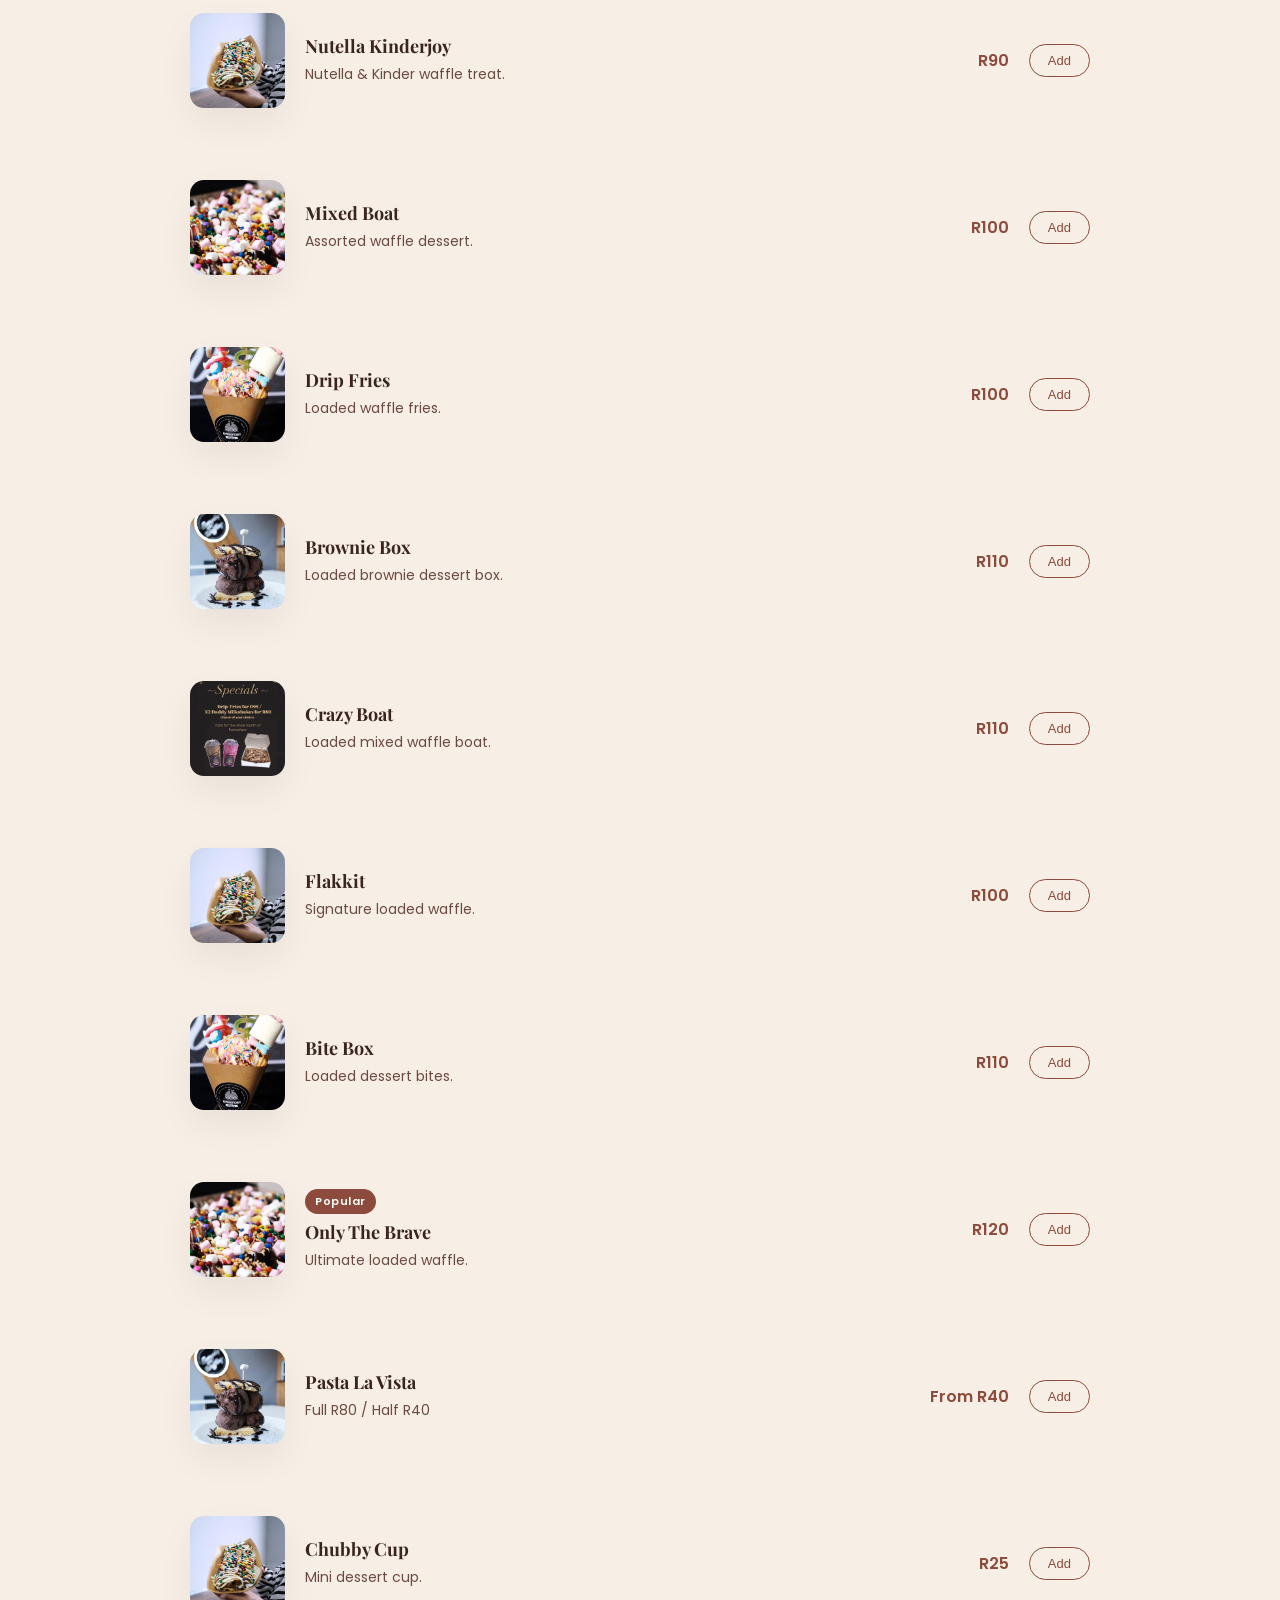
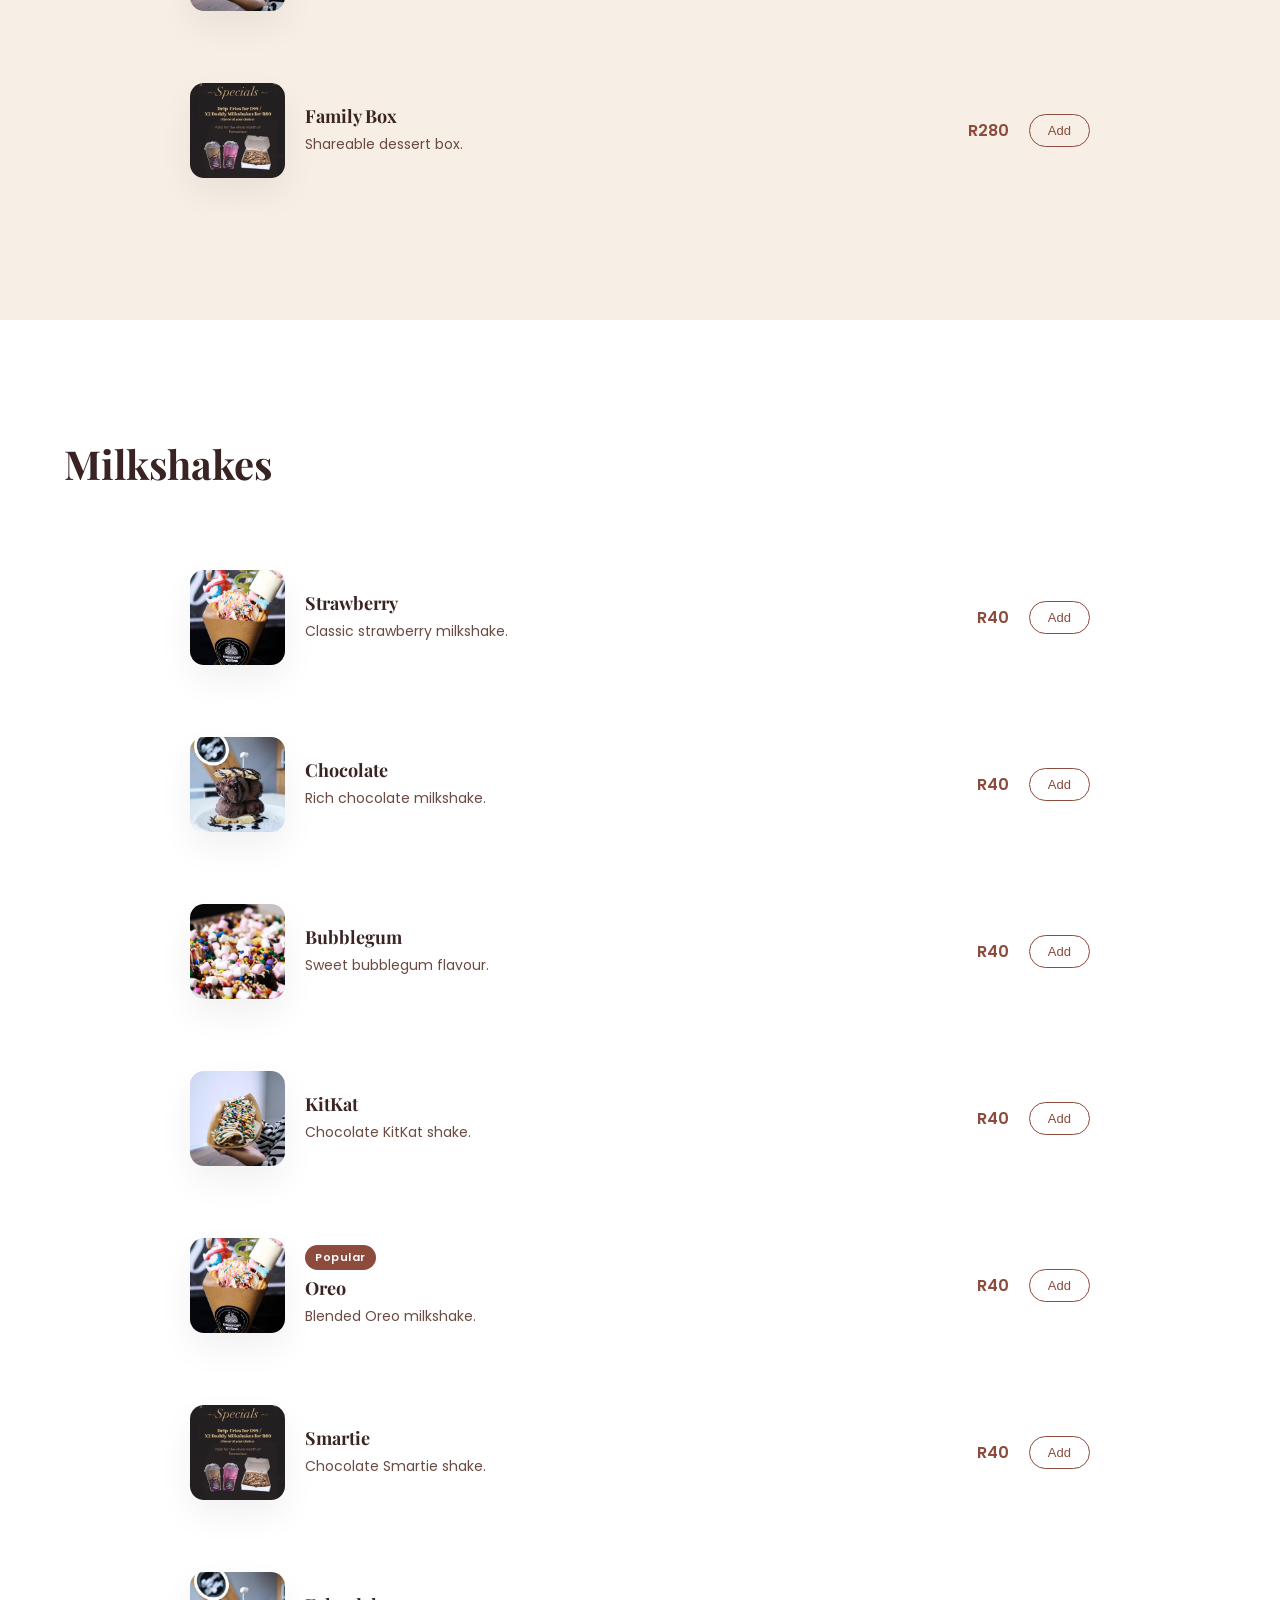
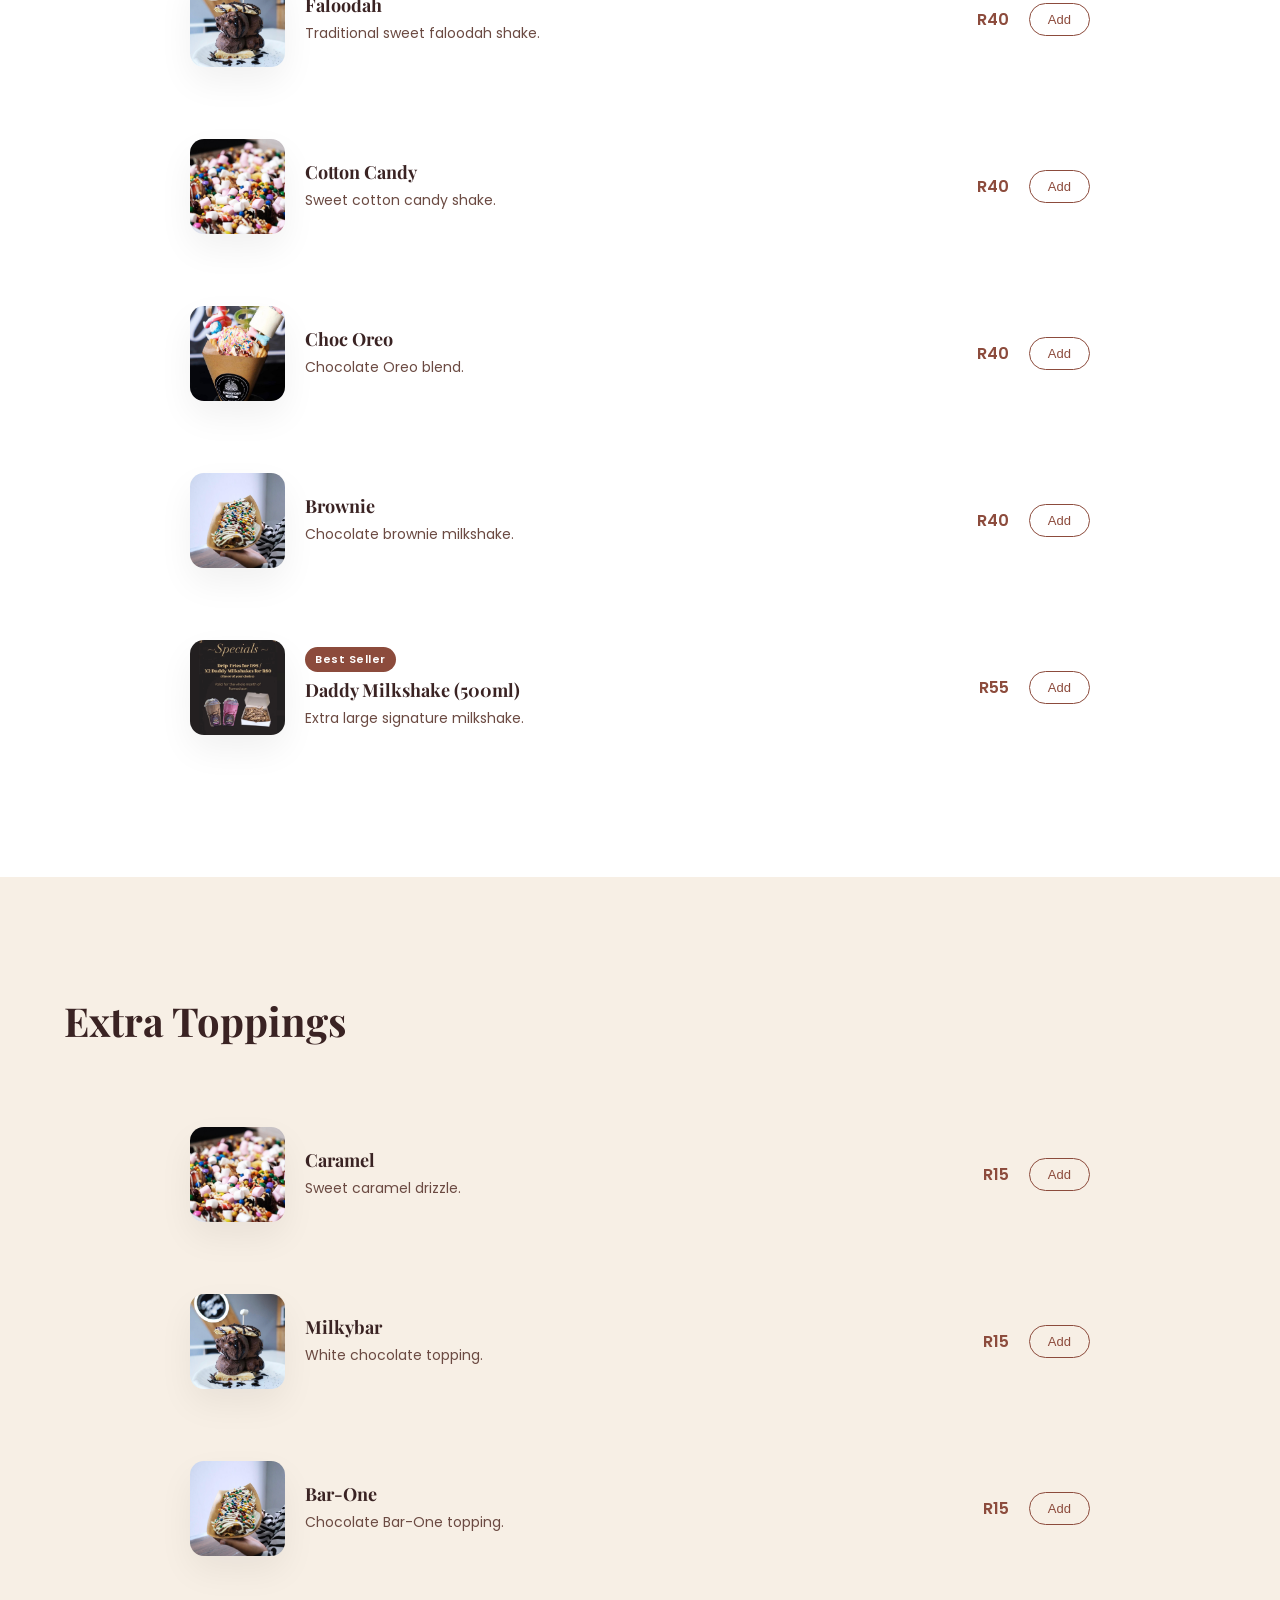
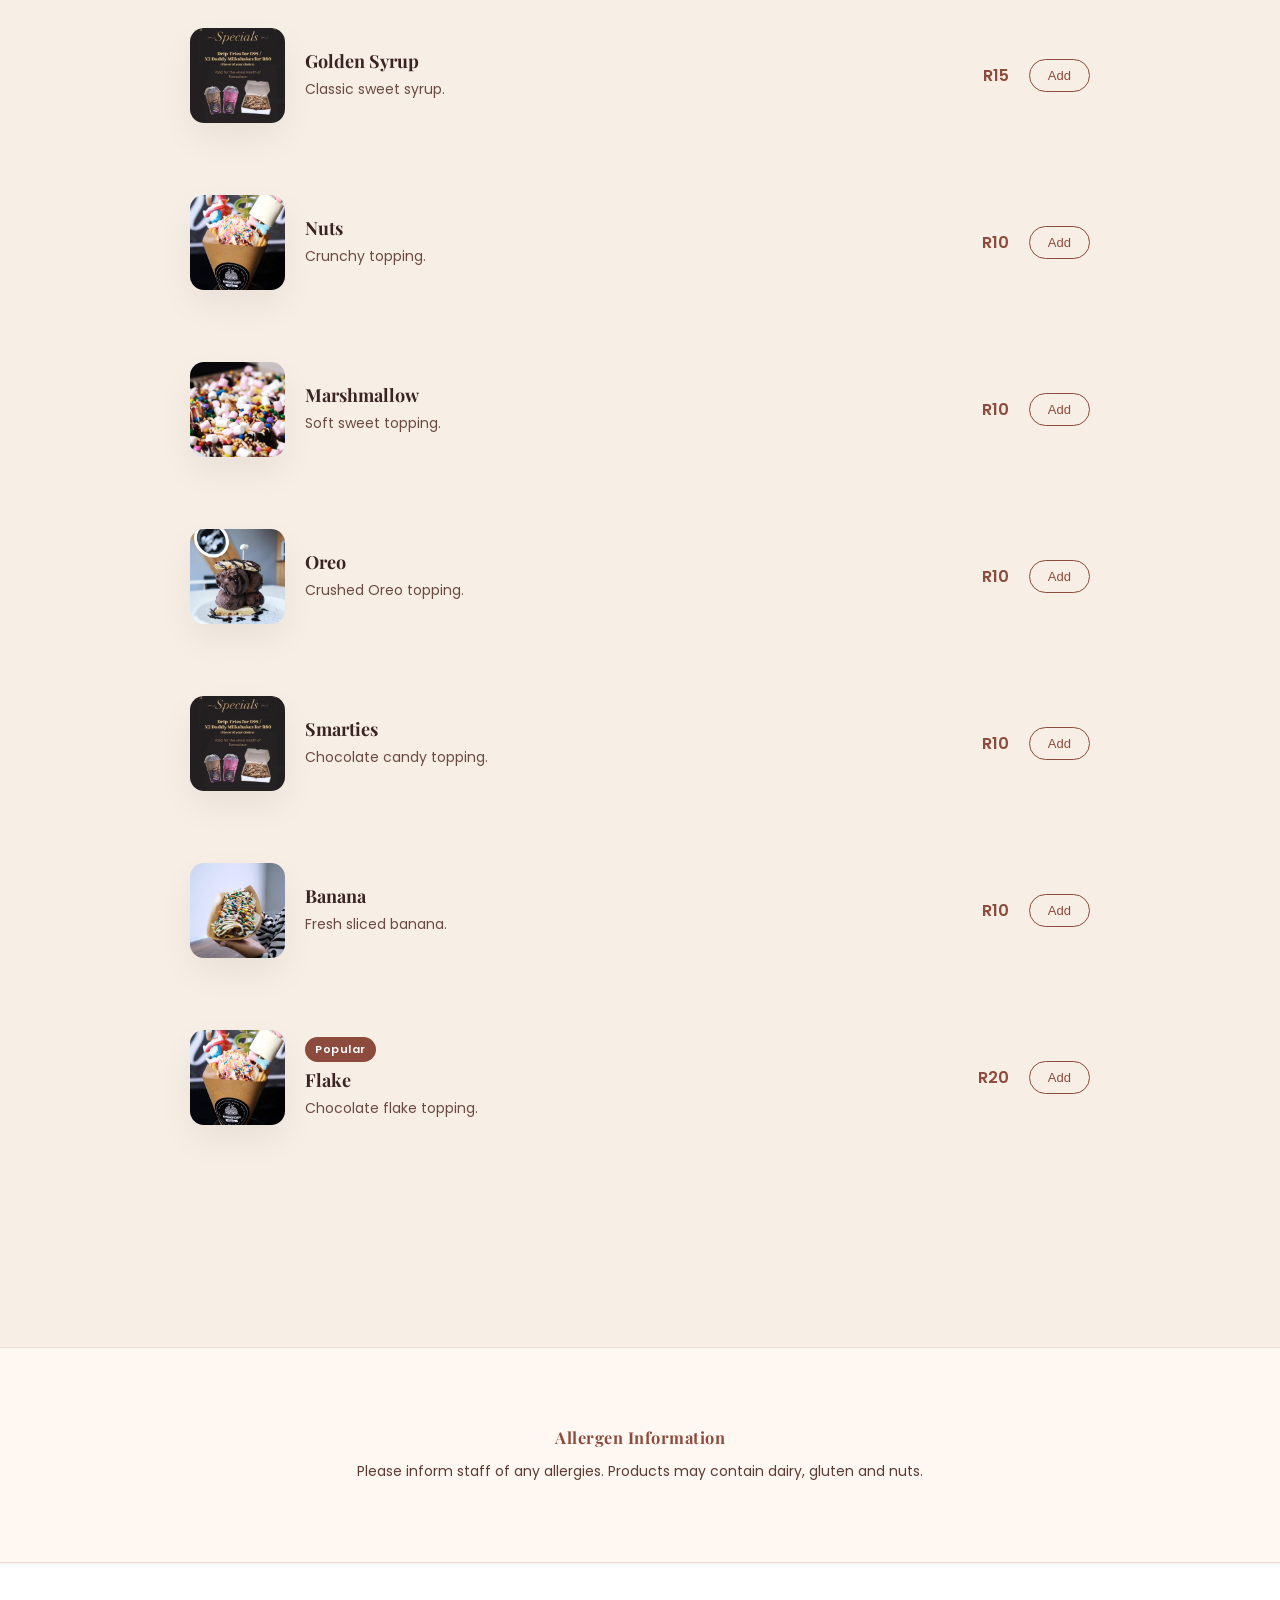
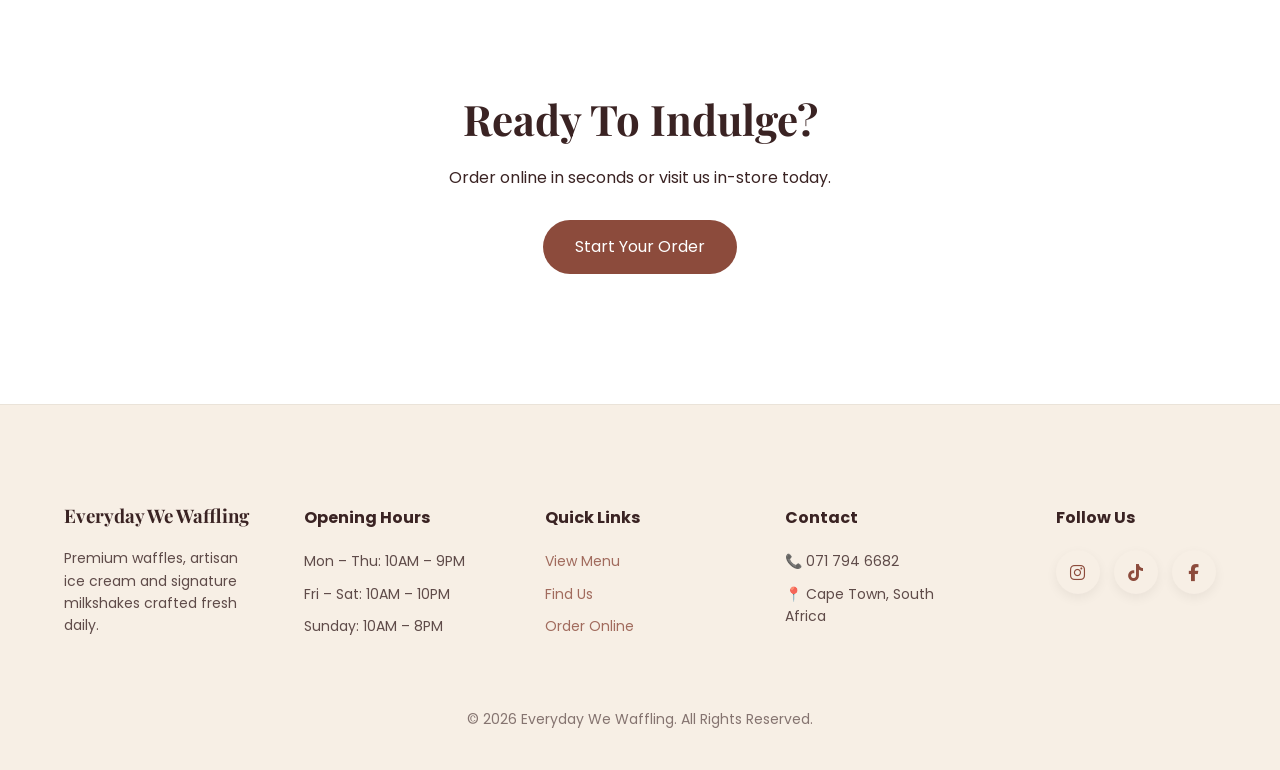
<file: menu.html>
<!DOCTYPE html>
<html lang="en">
<head>
<meta charset="UTF-8">
<meta name="viewport" content="width=device-width, initial-scale=1.0">
<title>Menu | Everyday We Waffling</title>

<link rel="stylesheet" href="css/styles.css">
<link rel="stylesheet" href="css/menu.css">

<link rel="stylesheet" href="https://cdnjs.cloudflare.com/ajax/libs/font-awesome/6.5.0/css/all.min.css">
<link href="https://fonts.googleapis.com/css2?family=Playfair+Display:wght@600;700&family=Poppins:wght@300;400;500;600&display=swap" rel="stylesheet">
</head>

<body>

<div id="header"></div>

<!-- CATEGORY NAV -->
<!-- <nav class="menu-nav">
  <div class="menu-nav-inner">

    <a href="#waffles">Waffles</a>
    <a href="#boats">Boats & Boxes</a>
    <a href="#milkshakes">Milkshakes</a>
    <a href="#toppings">Toppings</a>

  </div>
</nav> -->

<!-- HERO -->
<section class="menu-hero reveal">
  <div class="container">
    <h1>Crafted To Crave</h1>
    <p>Handmade waffles, artisan ice cream & indulgent milkshakes made fresh daily.</p>


    <a href="assets/Menu.pdf" class="btn-outline download-btn" download>
      Download Full Menu (PDF)
    </a>
  </div>
</section>

<!-- CATEGORY NAV -->
<!-- <nav class="menu-nav">
  <div class="container">
    <a href="#waffles">Waffles</a>
    <a href="#icecream">Ice Cream</a>
    <a href="#milkshakes">Milkshakes</a>
  </div>
</nav> -->

<!-- WAFFLES -->
<!-- WAFFLES -->
<section id="waffles" class="menu-section reveal">
<div class="container">
<div class="section-header">
<h2>Waffles & Desserts</h2>
</div>

<div class="menu-grid">

<div class="menu-item">
<div class="menu-item-left">
<img src="assets/images/waffle.jpeg" alt="">
<div class="menu-item-info">
<h3>Belgian Waffle</h3>
<p>Classic golden waffle.</p>
</div>
</div>
<div class="menu-right">
<span class="menu-price">R50</span>
<button class="add-btn">Add</button>
</div>
</div>

<div class="menu-item">
<div class="menu-item-left">
<img src="assets/images/sprinkle.jpeg" alt="">
<div class="menu-item-info">
<h3>Oreo Cup</h3>
<p>Oreo dessert cup.</p>
</div>
</div>
<div class="menu-right">
<span class="menu-price">R50</span>
<button class="add-btn">Add</button>
</div>
</div>

<div class="menu-item">
<div class="menu-item-left">
<img src="assets/images/marsh.jpeg" alt="">
<div class="menu-item-info">
<h3>Brownie Bites</h3>
<p>Chocolate brownie bites.</p>
</div>
</div>
<div class="menu-right">
<span class="menu-price">R55</span>
<button class="add-btn">Add</button>
</div>
</div>

<div class="menu-item">
<div class="menu-item-left">
<img src="assets/images/special.jpeg" alt="">
<div class="menu-item-info">
<h3>Waffries</h3>
<p>Waffle fries dessert.</p>
</div>
</div>
<div class="menu-right">
<span class="menu-price">R55</span>
<button class="add-btn">Add</button>
</div>
</div>

<div class="menu-item popular">
<div class="menu-item-left">
<img src="assets/images/icecream.jpeg" alt="">
<div class="menu-item-info">
<span class="badge">Popular</span>
<h3>Waffle Sandwich</h3>
<p>Waffle with artisan ice cream filling.</p>
</div>
</div>
<div class="menu-right">
<span class="menu-price">R60</span>
<button class="add-btn">Add</button>
</div>
</div>

<div class="menu-item">
<div class="menu-item-left">
<img src="assets/images/sprinkle.jpeg" alt="">
<div class="menu-item-info">
<h3>Cookie Monster</h3>
<p>Loaded cookie waffle.</p>
</div>
</div>
<div class="menu-right">
<span class="menu-price">R65</span>
<button class="add-btn">Add</button>
</div>
</div>

<div class="menu-item">
<div class="menu-item-left">
<img src="assets/images/waffle.jpeg" alt="">
<div class="menu-item-info">
<h3>Oreo Bubble</h3>
<p>Oreo waffle treat.</p>
</div>
</div>
<div class="menu-right">
<span class="menu-price">R80</span>
<button class="add-btn">Add</button>
</div>
</div>

<div class="menu-item">
<div class="menu-item-left">
<img src="assets/images/special.jpeg" alt="">
<div class="menu-item-info">
<h3>Wattafruit</h3>
<p>Fresh fruit waffle box.</p>
</div>
</div>
<div class="menu-right">
<span class="menu-price">R80</span>
<button class="add-btn">Add</button>
</div>
</div>

<div class="menu-item">
<div class="menu-item-left">
<img src="assets/images/marsh.jpeg" alt="">
<div class="menu-item-info">
<h3>Double Shot</h3>
<p>Chocolate indulgent waffle.</p>
</div>
</div>
<div class="menu-right">
<span class="menu-price">R80</span>
<button class="add-btn">Add</button>
</div>
</div>

<div class="menu-item">
<div class="menu-item-left">
<img src="assets/images/sprinkle.jpeg" alt="">
<div class="menu-item-info">
<h3>Banana Split</h3>
<p>Banana waffle dessert.</p>
</div>
</div>
<div class="menu-right">
<span class="menu-price">R85</span>
<button class="add-btn">Add</button>
</div>
</div>

<div class="menu-item">
<div class="menu-item-left">
<img src="assets/images/icecream.jpeg" alt="">
<div class="menu-item-info">
<h3>Pacman</h3>
<p>Loaded waffle creation.</p>
</div>
</div>
<div class="menu-right">
<span class="menu-price">R100</span>
<button class="add-btn">Add</button>
</div>
</div>

</div>
</div>
</section>

<!-- BOATS & BOXES -->
<section id="boats" class="menu-section alt reveal">
<div class="container">
<div class="section-header">
<h2>Boats & Boxes</h2>
</div>

<div class="menu-grid">

<div class="menu-item">
<div class="menu-item-left">
<img src="assets/images/special.jpeg" alt="">
<div class="menu-item-info">
<h3>Waffle Boat</h3>
<p>Loaded waffle dessert boat.</p>
</div>
</div>
<div class="menu-right">
<span class="menu-price">R85</span>
<button class="add-btn">Add</button>
</div>
</div>

<div class="menu-item">
<div class="menu-item-left">
<img src="assets/images/waffle.jpeg" alt="">
<div class="menu-item-info">
<h3>Nutella Kinderjoy</h3>
<p>Nutella & Kinder waffle treat.</p>
</div>
</div>
<div class="menu-right">
<span class="menu-price">R90</span>
<button class="add-btn">Add</button>
</div>
</div>

<div class="menu-item">
<div class="menu-item-left">
<img src="assets/images/sprinkle.jpeg" alt="">
<div class="menu-item-info">
<h3>Mixed Boat</h3>
<p>Assorted waffle dessert.</p>
</div>
</div>
<div class="menu-right">
<span class="menu-price">R100</span>
<button class="add-btn">Add</button>
</div>
</div>

<div class="menu-item">
<div class="menu-item-left">
<img src="assets/images/marsh.jpeg" alt="">
<div class="menu-item-info">
<h3>Drip Fries</h3>
<p>Loaded waffle fries.</p>
</div>
</div>
<div class="menu-right">
<span class="menu-price">R100</span>
<button class="add-btn">Add</button>
</div>
</div>

<div class="menu-item">
<div class="menu-item-left">
<img src="assets/images/icecream.jpeg" alt="">
<div class="menu-item-info">
<h3>Brownie Box</h3>
<p>Loaded brownie dessert box.</p>
</div>
</div>
<div class="menu-right">
<span class="menu-price">R110</span>
<button class="add-btn">Add</button>
</div>
</div>

<div class="menu-item">
<div class="menu-item-left">
<img src="assets/images/special.jpeg" alt="">
<div class="menu-item-info">
<h3>Crazy Boat</h3>
<p>Loaded mixed waffle boat.</p>
</div>
</div>
<div class="menu-right">
<span class="menu-price">R110</span>
<button class="add-btn">Add</button>
</div>
</div>

<div class="menu-item">
<div class="menu-item-left">
<img src="assets/images/waffle.jpeg" alt="">
<div class="menu-item-info">
<h3>Flakkit</h3>
<p>Signature loaded waffle.</p>
</div>
</div>
<div class="menu-right">
<span class="menu-price">R100</span>
<button class="add-btn">Add</button>
</div>
</div>

<div class="menu-item">
<div class="menu-item-left">
<img src="assets/images/marsh.jpeg" alt="">
<div class="menu-item-info">
<h3>Bite Box</h3>
<p>Loaded dessert bites.</p>
</div>
</div>
<div class="menu-right">
<span class="menu-price">R110</span>
<button class="add-btn">Add</button>
</div>
</div>

<div class="menu-item popular">
<div class="menu-item-left">
<img src="assets/images/sprinkle.jpeg" alt="">
<div class="menu-item-info">
<span class="badge">Popular</span>
<h3>Only The Brave</h3>
<p>Ultimate loaded waffle.</p>
</div>
</div>
<div class="menu-right">
<span class="menu-price">R120</span>
<button class="add-btn">Add</button>
</div>
</div>

<div class="menu-item">
<div class="menu-item-left">
<img src="assets/images/icecream.jpeg" alt="">
<div class="menu-item-info">
<h3>Pasta La Vista</h3>
<p>Full R80 / Half R40</p>
</div>
</div>
<div class="menu-right">
<span class="menu-price">From R40</span>
<button class="add-btn">Add</button>
</div>
</div>

<div class="menu-item">
<div class="menu-item-left">
<img src="assets/images/waffle.jpeg" alt="">
<div class="menu-item-info">
<h3>Chubby Cup</h3>
<p>Mini dessert cup.</p>
</div>
</div>
<div class="menu-right">
<span class="menu-price">R25</span>
<button class="add-btn">Add</button>
</div>
</div>

<div class="menu-item">
<div class="menu-item-left">
<img src="assets/images/special.jpeg" alt="">
<div class="menu-item-info">
<h3>Family Box</h3>
<p>Shareable dessert box.</p>
</div>
</div>
<div class="menu-right">
<span class="menu-price">R280</span>
<button class="add-btn">Add</button>
</div>
</div>

</div>
</div>
</section>

<!-- MILKSHAKES -->
<section id="milkshakes" class="menu-section reveal">
<div class="container">
<div class="section-header">
<h2>Milkshakes</h2>
</div>

<div class="menu-grid">

<div class="menu-item">
<div class="menu-item-left">
<img src="assets/images/marsh.jpeg" alt="">
<div class="menu-item-info">
<h3>Strawberry</h3>
<p>Classic strawberry milkshake.</p>
</div>
</div>
<div class="menu-right">
<span class="menu-price">R40</span>
<button class="add-btn">Add</button>
</div>
</div>

<div class="menu-item">
<div class="menu-item-left">
<img src="assets/images/icecream.jpeg" alt="">
<div class="menu-item-info">
<h3>Chocolate</h3>
<p>Rich chocolate milkshake.</p>
</div>
</div>
<div class="menu-right">
<span class="menu-price">R40</span>
<button class="add-btn">Add</button>
</div>
</div>

<div class="menu-item">
<div class="menu-item-left">
<img src="assets/images/sprinkle.jpeg" alt="">
<div class="menu-item-info">
<h3>Bubblegum</h3>
<p>Sweet bubblegum flavour.</p>
</div>
</div>
<div class="menu-right">
<span class="menu-price">R40</span>
<button class="add-btn">Add</button>
</div>
</div>

<div class="menu-item">
<div class="menu-item-left">
<img src="assets/images/waffle.jpeg" alt="">
<div class="menu-item-info">
<h3>KitKat</h3>
<p>Chocolate KitKat shake.</p>
</div>
</div>
<div class="menu-right">
<span class="menu-price">R40</span>
<button class="add-btn">Add</button>
</div>
</div>

<div class="menu-item popular">
<div class="menu-item-left">
<img src="assets/images/marsh.jpeg" alt="">
<div class="menu-item-info">
<span class="badge">Popular</span>
<h3>Oreo</h3>
<p>Blended Oreo milkshake.</p>
</div>
</div>
<div class="menu-right">
<span class="menu-price">R40</span>
<button class="add-btn">Add</button>
</div>
</div>

<div class="menu-item">
<div class="menu-item-left">
<img src="assets/images/special.jpeg" alt="">
<div class="menu-item-info">
<h3>Smartie</h3>
<p>Chocolate Smartie shake.</p>
</div>
</div>
<div class="menu-right">
<span class="menu-price">R40</span>
<button class="add-btn">Add</button>
</div>
</div>

<div class="menu-item">
<div class="menu-item-left">
<img src="assets/images/icecream.jpeg" alt="">
<div class="menu-item-info">
<h3>Faloodah</h3>
<p>Traditional sweet faloodah shake.</p>
</div>
</div>
<div class="menu-right">
<span class="menu-price">R40</span>
<button class="add-btn">Add</button>
</div>
</div>

<div class="menu-item">
<div class="menu-item-left">
<img src="assets/images/sprinkle.jpeg" alt="">
<div class="menu-item-info">
<h3>Cotton Candy</h3>
<p>Sweet cotton candy shake.</p>
</div>
</div>
<div class="menu-right">
<span class="menu-price">R40</span>
<button class="add-btn">Add</button>
</div>
</div>

<div class="menu-item">
<div class="menu-item-left">
<img src="assets/images/marsh.jpeg" alt="">
<div class="menu-item-info">
<h3>Choc Oreo</h3>
<p>Chocolate Oreo blend.</p>
</div>
</div>
<div class="menu-right">
<span class="menu-price">R40</span>
<button class="add-btn">Add</button>
</div>
</div>

<div class="menu-item">
<div class="menu-item-left">
<img src="assets/images/waffle.jpeg" alt="">
<div class="menu-item-info">
<h3>Brownie</h3>
<p>Chocolate brownie milkshake.</p>
</div>
</div>
<div class="menu-right">
<span class="menu-price">R40</span>
<button class="add-btn">Add</button>
</div>
</div>

<div class="menu-item popular">
<div class="menu-item-left">
<img src="assets/images/special.jpeg" alt="">
<div class="menu-item-info">
<span class="badge">Best Seller</span>
<h3>Daddy Milkshake (500ml)</h3>
<p>Extra large signature milkshake.</p>
</div>
</div>
<div class="menu-right">
<span class="menu-price">R55</span>
<button class="add-btn">Add</button>
</div>
</div>

</div>
</div>
</section>

<!-- TOPPINGS -->
<section id="toppings" class="menu-section alt reveal">
<div class="container">
<div class="section-header">
<h2>Extra Toppings</h2>
</div>

<div class="menu-grid">

<div class="menu-item">
<div class="menu-item-left">
<img src="assets/images/sprinkle.jpeg" alt="">
<div class="menu-item-info">
<h3>Caramel</h3>
<p>Sweet caramel drizzle.</p>
</div>
</div>
<div class="menu-right">
<span class="menu-price">R15</span>
<button class="add-btn">Add</button>
</div>
</div>

<div class="menu-item">
<div class="menu-item-left">
<img src="assets/images/icecream.jpeg" alt="">
<div class="menu-item-info">
<h3>Milkybar</h3>
<p>White chocolate topping.</p>
</div>
</div>
<div class="menu-right">
<span class="menu-price">R15</span>
<button class="add-btn">Add</button>
</div>
</div>

<div class="menu-item">
<div class="menu-item-left">
<img src="assets/images/waffle.jpeg" alt="">
<div class="menu-item-info">
<h3>Bar-One</h3>
<p>Chocolate Bar-One topping.</p>
</div>
</div>
<div class="menu-right">
<span class="menu-price">R15</span>
<button class="add-btn">Add</button>
</div>
</div>

<div class="menu-item">
<div class="menu-item-left">
<img src="assets/images/special.jpeg" alt="">
<div class="menu-item-info">
<h3>Golden Syrup</h3>
<p>Classic sweet syrup.</p>
</div>
</div>
<div class="menu-right">
<span class="menu-price">R15</span>
<button class="add-btn">Add</button>
</div>
</div>

<div class="menu-item">
<div class="menu-item-left">
<img src="assets/images/marsh.jpeg" alt="">
<div class="menu-item-info">
<h3>Nuts</h3>
<p>Crunchy topping.</p>
</div>
</div>
<div class="menu-right">
<span class="menu-price">R10</span>
<button class="add-btn">Add</button>
</div>
</div>

<div class="menu-item">
<div class="menu-item-left">
<img src="assets/images/sprinkle.jpeg" alt="">
<div class="menu-item-info">
<h3>Marshmallow</h3>
<p>Soft sweet topping.</p>
</div>
</div>
<div class="menu-right">
<span class="menu-price">R10</span>
<button class="add-btn">Add</button>
</div>
</div>

<div class="menu-item">
<div class="menu-item-left">
<img src="assets/images/icecream.jpeg" alt="">
<div class="menu-item-info">
<h3>Oreo</h3>
<p>Crushed Oreo topping.</p>
</div>
</div>
<div class="menu-right">
<span class="menu-price">R10</span>
<button class="add-btn">Add</button>
</div>
</div>

<div class="menu-item">
<div class="menu-item-left">
<img src="assets/images/special.jpeg" alt="">
<div class="menu-item-info">
<h3>Smarties</h3>
<p>Chocolate candy topping.</p>
</div>
</div>
<div class="menu-right">
<span class="menu-price">R10</span>
<button class="add-btn">Add</button>
</div>
</div>

<div class="menu-item">
<div class="menu-item-left">
<img src="assets/images/waffle.jpeg" alt="">
<div class="menu-item-info">
<h3>Banana</h3>
<p>Fresh sliced banana.</p>
</div>
</div>
<div class="menu-right">
<span class="menu-price">R10</span>
<button class="add-btn">Add</button>
</div>
</div>

<div class="menu-item popular">
<div class="menu-item-left">
<img src="assets/images/marsh.jpeg" alt="">
<div class="menu-item-info">
<span class="badge">Popular</span>
<h3>Flake</h3>
<p>Chocolate flake topping.</p>
</div>
</div>
<div class="menu-right">
<span class="menu-price">R20</span>
<button class="add-btn">Add</button>
</div>
</div>

</div>
</div>
</section>

<!-- ALLERGEN -->
<section class="allergen-info">
<div class="container">
<h3>Allergen Information</h3>
<p>Please inform staff of any allergies. Products may contain dairy, gluten and nuts.</p>
</div>
</section>

<!-- CTA -->
<section class="menu-cta reveal">
<div class="container">
<h2>Ready To Indulge?</h2>
<p>Order online in seconds or visit us in-store today.</p>
<a href="#" class="btn-primary">Start Your Order</a>
</div>
</section>

<!-- STICKY CART -->
<a href="#" class="sticky-order-btn" id="openCart">
View Cart (<span id="cartCount">0</span>)
</a>

<!-- CART DRAWER -->
<div class="cart-overlay" id="cartOverlay"></div>

<div class="cart-drawer" id="cartDrawer">
<div class="cart-header">
<h3>Your Order</h3>
<button id="closeCart">&times;</button>
</div>

<div class="cart-items" id="cartItems">
<p class="empty-cart">Your cart is empty.</p>
</div>

<div class="cart-footer">
<div class="cart-total">
<span>Total:</span>
<strong id="cartTotal">R0</strong>
</div>
<button class="btn-primary checkout-btn">Proceed To Checkout</button>
</div>
</div>

<div id="footer"></div>

<script src="components/component.js"></script>

<script>
document.addEventListener("DOMContentLoaded", function(){

/* CART SYSTEM */
const cart = [];
const cartDrawer = document.getElementById("cartDrawer");
const cartOverlay = document.getElementById("cartOverlay");
const cartItems = document.getElementById("cartItems");
const cartTotal = document.getElementById("cartTotal");
const cartCount = document.getElementById("cartCount");
const openCartBtn = document.getElementById("openCart");
const closeCartBtn = document.getElementById("closeCart");

/* OPEN CART */
function openCart(){
  cartDrawer.classList.add("active");
  cartOverlay.classList.add("active");
}

/* CLOSE CART */
function closeCart(){
  cartDrawer.classList.remove("active");
  cartOverlay.classList.remove("active");
}

/* CLICK EVENTS */
openCartBtn.addEventListener("click", function(e){
  e.preventDefault();
  openCart();
});

closeCartBtn.addEventListener("click", closeCart);
cartOverlay.addEventListener("click", closeCart);

/* ADD TO CART */
document.querySelectorAll(".add-btn").forEach(button=>{
  button.addEventListener("click", function(){
    const item = this.closest(".menu-item");
    const name = item.querySelector("h3").innerText;
    const price = parseInt(item.querySelector(".menu-price").innerText.replace("R",""));

    cart.push({name, price});
    updateCart();
    openCart();
  });
});

/* UPDATE CART */
function updateCart(){
  cartItems.innerHTML="";

  if(cart.length===0){
    cartItems.innerHTML="<p class='empty-cart'>Your cart is empty.</p>";
    cartTotal.innerText="R0";
    cartCount.innerText="0";
    return;
  }

  let total=0;

  cart.forEach((item,index)=>{
    total+=item.price;

    const div=document.createElement("div");
    div.classList.add("cart-item");

    div.innerHTML=`
      <span>${item.name}</span>
      <div>
        <span>R${item.price}</span>
        <button data-index="${index}">✕</button>
      </div>
    `;

    cartItems.appendChild(div);
  });

  cartTotal.innerText="R"+total;
  cartCount.innerText=cart.length;

  document.querySelectorAll(".cart-item button").forEach(btn=>{
    btn.addEventListener("click",function(){
      cart.splice(this.dataset.index,1);
      updateCart();
    });
  });
}

/* SCROLL REVEAL */
const reveals = document.querySelectorAll(".reveal");
const observer = new IntersectionObserver(entries=>{
  entries.forEach(entry=>{
    if(entry.isIntersecting){
      entry.target.classList.add("active");
    }
  });
},{ threshold:0.15 });

reveals.forEach(reveal=> observer.observe(reveal));

});

const menuLinks = document.querySelectorAll(".menu-nav a");

window.addEventListener("scroll", () => {

  let fromTop = window.scrollY + 150;

  menuLinks.forEach(link => {
    let section = document.querySelector(link.getAttribute("href"));

    if(
      section.offsetTop <= fromTop &&
      section.offsetTop + section.offsetHeight > fromTop
    ){
      menuLinks.forEach(l => l.classList.remove("active"));
      link.classList.add("active");
    }
  });

});
</script>

</body>
</html>
</file>
<file: css/styles.css>
/* =========================
   ROOT VARIABLES
========================= */

:root{
  --brown:#3a2323;
  --accent:#8c4b3c;
  --cream:#f7efe5;
  --light:#fdfaf7;
  --text:#3a2323;
}

/* =========================
   RESET
========================= */

*{
  margin:0;
  padding:0;
  box-sizing:border-box;
}

html{
  scroll-behavior:smooth;
}

body{
  font-family:'Poppins',sans-serif;
  color:var(--text);
  background:var(--cream);
  line-height:1.6;
  overflow-x:hidden;
  padding-top:90px;
}

/* =========================
   LAYOUT SYSTEM
========================= */

.container{
  width:90%;
  max-width:1200px;
  margin:0 auto;
}

section{
  padding:120px 0;
}

/* =========================
   TYPOGRAPHY
========================= */

h1,h2,h3{
  font-family:'Playfair Display',serif;
  line-height:1.2;
}

h2{
  font-size:42px;
}

p{
  line-height:1.6;
}

/* =========================
   BUTTONS
========================= */

.btn-primary{
  padding:14px 32px;
  border-radius:30px;
  text-decoration:none;
  background:var(--accent);
  color:#fff;
  display:inline-block;
  transition:all .3s ease;
}

.btn-primary:hover{
  background:#6f3a2e;
  transform:translateY(-3px);
  box-shadow:0 10px 25px rgba(0,0,0,0.15);
}

.btn-outline{
  padding:14px 32px;
  border-radius:30px;
  border:2px solid var(--accent);
  color:var(--accent);
  text-decoration:none;
  display:inline-block;
  transition:all .3s ease;
}

.btn-outline:hover{
  background:var(--accent);
  color:#fff;
  transform:translateY(-3px);
}

/* =========================
   FIXED HEADER
========================= */

.site-header{
  position:fixed;
  top:0;
  left:0;
  width:100%;
  background:#ffffff;
  z-index:999;
  box-shadow:0 4px 20px rgba(0,0,0,0.05);
  backdrop-filter:blur(6px);
  transition:.3s ease;
}

.site-header.scrolled{
  box-shadow:0 8px 25px rgba(0,0,0,0.08);
}

.navbar{
  display:flex;
  justify-content:space-between;
  align-items:center;
  height:80px;
  transition:.3s ease;
}

.site-header.scrolled .navbar{
  height:65px;
}

/* =========================
   LOGO
========================= */

.logo{
  display:flex;
  align-items:center;
  gap:12px;
  font-size:18px;
  font-weight:600;
  color:var(--brown);
  text-decoration:none;
}

.logo img{
  width:42px;
  height:42px;
  object-fit:cover;
  border-radius:8px;
}

.logo span{
  color:var(--accent);
}

/* =========================
   NAV LINKS (DESKTOP)
========================= */

.nav-links{
  display:flex;
  gap:50px;
  list-style:none;
  align-items:center;
}

.nav-links a{
  text-decoration:none;
  color:var(--brown);
  font-size:14px;
  font-weight:500;
  position:relative;
  transition:.3s ease;
  opacity:.85;
}

.nav-links a::after{
  content:"";
  position:absolute;
  bottom:-8px;
  left:50%;
  transform:translateX(-50%);
  width:0;
  height:2px;
  background:var(--accent);
  transition:.3s ease;
}

.nav-links a:hover::after{
  width:60%;
}

.nav-links a.active{
  color:var(--accent);
}

.nav-links a.active::after{
  width:60%;
}

/* =========================
   NAV ACTIONS
========================= */

.nav-actions{
  display:flex;
  align-items:center;
}

.hamburger{
  display:none;
  cursor:pointer;
  flex-direction:column;
  gap:4px;
}

.hamburger span{
  width:24px;
  height:3px;
  background:var(--brown);
  border-radius:2px;
}

/* =========================
   MOBILE ELEMENTS (HIDDEN DESKTOP)
========================= */

.menu-overlay{
  display:none;
}

.menu-close{
  display:none;
}

/* =========================
   SCROLL REVEAL
========================= */

.reveal{
  opacity:0;
  transform:translateY(40px);
  transition:.8s ease;
}

.reveal.active{
  opacity:1;
  transform:translateY(0);
}

/* =========================
   FOOTER
========================= */

.site-footer{
  background:var(--cream);
  color:var(--brown);
  padding:100px 0 40px;
  border-top:1px solid rgba(0,0,0,0.05);
}

/* LOCKED GRID — prevents Follow Us from dropping */

.footer-grid{
  display:grid;
  grid-template-columns: repeat(5, 1fr);
  gap:50px;
  align-items:start;
}

/* Follow Us stays right aligned on desktop */

.footer-social{
  justify-self:end;
}

.site-footer h3,
.site-footer h4{
  margin-bottom:20px;
}

.site-footer p,
.site-footer li{
  font-size:14px;
  margin-bottom:10px;
  opacity:.8;
}

.site-footer ul{
  list-style:none;
}

.site-footer a{
  color:var(--accent);
  text-decoration:none;
  transition:.3s ease;
}

.site-footer a:hover{
  color:var(--brown);
}

.footer-bottom{
  text-align:center;
  margin-top:60px;
  font-size:14px;
  opacity:.6;
}

/* =========================
   RESPONSIVE
========================= */

@media(max-width:1000px){

  .footer-grid{
    grid-template-columns: repeat(2, 1fr);
    gap:40px;
  }

  .footer-social{
    justify-self:start;
  }

}

@media(max-width:600px){

  .footer-grid{
    grid-template-columns: 1fr;
    text-align:center;
  }

  .footer-social{
    justify-self:center;
  }

}

/* =========================
   MOBILE NAV
========================= */

@media(max-width:900px){

  section{
    padding:90px 0;
  }

  .hamburger{
    display:flex;
  }

  .logo span{
    display:none;
  }

  .menu-overlay{
    display:block;
    position:fixed;
    inset:0;
    background:rgba(0,0,0,0.25);
    backdrop-filter:blur(3px);
    opacity:0;
    pointer-events:none;
    transition:.3s ease;
    z-index:998;
  }

  .menu-overlay.active{
    opacity:1;
    pointer-events:auto;
  }

  .nav-links{
    position:fixed;
    top:0;
    right:0;
    width:80%;
    max-width:320px;
    height:100vh;
    background:#fff;
    flex-direction:column;
    padding:80px 30px 40px;
    gap:28px;
    box-shadow:-10px 0 40px rgba(0,0,0,0.1);
    transform:translateX(100%);
    pointer-events:none;
    transition:.35s ease;
    z-index:999;
  }

  .nav-links.active{
    transform:translateX(0);
    pointer-events:auto;
  }

  .menu-close{
    display:block;
    position:absolute;
    top:25px;
    right:25px;
    font-size:24px;
    cursor:pointer;
    color:var(--brown);
  }

  .nav-links a{
    font-size:18px;
    padding:12px 0;
    display:block;
    border-bottom:1px solid rgba(0,0,0,0.05);
  }

}

@media(max-width:600px){

  body{
    padding-top:80px;
  }

  section{
    padding:80px 0;
  }

  .logo img{
    width:34px;
    height:34px;
  }

}

/* ==========================
   FOOTER SOCIAL ICONS
========================== */

.footer-social .social-icons {
  display: flex;
  gap: 14px;
  margin-top: 12px;
  flex-wrap: wrap;
}

/* Icon Base */
.footer-social .social-icons a {
  width: 44px;
  height: 44px;
  background: var(--cream);
  border-radius: 50%;

  display: flex;
  align-items: center;
  justify-content: center;

  color: var(--accent);
  font-size: 17px;
  text-decoration: none;

  transition: 
    background 0.3s ease,
    color 0.3s ease,
    transform 0.3s ease,
    box-shadow 0.3s ease;

  box-shadow: 0 4px 12px rgba(0,0,0,0.06);
}

/* Hover */
.footer-social .social-icons a:hover {
  background: var(--accent);
  color: #fff;
  transform: translateY(-4px);
  box-shadow: 0 8px 20px rgba(140,75,60,0.35);
}

/* Active (tap feedback) */
.footer-social .social-icons a:active {
  transform: scale(0.95);
}

/* ==========================
   RESPONSIVE
========================== */

@media (max-width: 768px) {

  .footer-social .social-icons {
    justify-content: center;
  }

  .footer-social .social-icons a {
    width: 40px;
    height: 40px;
    font-size: 15px;
  }

}

@media (max-width: 480px) {

  .footer-social .social-icons {
    gap: 10px;
  }

  .footer-social .social-icons a {
    width: 36px;
    height: 36px;
    font-size: 14px;
  }

}
</file>
<file: css/home.css>
/* =========================
   HERO - PREMIUM CLIENT DEMO
========================= */

.hero {
  position: relative;
  min-height: 600px;
  padding: 160px 20px;
  text-align: center;

  background: url("../assets/images/wafflesand.jpg") center center / cover no-repeat;
}

/* Single clean overlay */
.hero::before {
  content: "";
  position: absolute;
  inset: 0;
  background: rgba(247,239,229,0.75);
  z-index: 1;
}

/* Content sits above overlay */
.hero-content{
  position:relative;
  z-index:2;
  max-width:800px;
  margin:0 auto;
}

/* Tagline */
.hero-tagline{
  display:block;
  font-size:12px;
  letter-spacing:3px;
  text-transform:uppercase;
  color:#8c4b3c;
  margin-bottom:24px;
  font-weight:500;
}

/* Heading */
.hero h1{
  font-size:54px;
  color:#3a2323;
  margin-bottom:28px;
}

/* Subtext */
.hero p{
  font-size:18px;
  color:#5c3b33;
  margin-bottom:45px;
}

/* Buttons */
.hero-buttons{
  display:flex;
  justify-content:center;
  gap:20px;
  flex-wrap:wrap;
}

/* Trust line */
.micro-trust{
  margin-top:35px;
  font-size:14px;
  color:#6b4a42;
}

/* =========================
   TRUST BAR
========================= */

.social-proof{
  background:#ffffff;
  padding:70px 0;
  border-top:1px solid rgba(0,0,0,0.05);
  border-bottom:1px solid rgba(0,0,0,0.05);
}

.proof-grid{
  display:grid;
  grid-template-columns:repeat(auto-fit,minmax(200px,1fr));
  gap:30px;
  text-align:center;
  font-weight:500;
  color:#3a2323;
}

.proof-grid div{
  padding:15px 0;
}

/* =========================
   BEST SELLERS
========================= */

.best-sellers{
  background:#ffffff;
}

.best-sellers h2{
  text-align:center;
  font-size:40px;
  margin-bottom:18px;
}

.section-sub{
  text-align:center;
  margin-bottom:70px;
  color:#6b4a42;
}

.products-grid{
  display:grid;
  grid-template-columns:repeat(auto-fit,minmax(280px,1fr));
  gap:50px;
}

.product-card{
  background:#fdfaf7;
  border-radius:12px;
  padding:28px;
  box-shadow:0 20px 40px rgba(0,0,0,0.05);
  display:flex;
  flex-direction:column;
  transition:transform .3s ease, box-shadow .3s ease;
}

.product-card:hover{
  transform:translateY(-8px);
  box-shadow:0 25px 50px rgba(0,0,0,0.07);
}

.product-card img{
  width:100%;
  border-radius:10px;
  margin-bottom:20px;
  transition:transform .4s ease;
}

.product-card:hover img{
  transform:scale(1.04);
}

.product-card h3{
  margin-bottom:12px;
  font-size:18px;
}

.product-card p{
  margin-bottom:16px;
  font-size:14px;
  color:#6b4a42;
}

.price{
  margin-top:auto;
  font-weight:600;
  color:#8c4b3c;
}

/* =========================
   ONLINE ORDER
========================= */

.online-order{
  background:#f7efe5;
  padding:130px 0;
}

.order-grid{
  display:grid;
  grid-template-columns:1fr 1fr;
  gap:90px;
  align-items:center;
}

.order-text h2{
  font-size:40px;
  margin-bottom:24px;
}

.order-text p{
  margin-bottom:28px;
}

.order-text ul{
  list-style:none;
  padding:0;
  margin-bottom:35px;
}

.order-text li{
  margin-bottom:12px;
  font-size:15px;
}

.order-image img{
  width:100%;
  border-radius:14px;
  transition:transform .4s ease;
}

.order-image img:hover{
  transform:scale(1.02);
}

/* =========================
   EVENTS
========================= */

.events{
  background:#ffffff;
  text-align:center;
  padding:130px 0;
}

.events h2{
  font-size:40px;
  margin-bottom:70px;
}

.events-grid{
  display:grid;
  grid-template-columns:repeat(auto-fit,minmax(250px,1fr));
  gap:60px;
}

.events-grid div{
  padding:10px 20px;
}

.events-grid h3{
  margin-bottom:12px;
  font-size:18px;
}

/* =========================
   LOCATIONS SECTION
========================= */

.locations{
  background:#ffffff;
  text-align:center;
}

.section-title{
  margin-bottom:60px;
}

.locations-grid{
  display:grid;
  grid-template-columns:repeat(auto-fit,minmax(300px,1fr));
  gap:40px;
}

.location-box{
  background:#fdfaf7;
  padding:40px;
  border-radius:18px;
  box-shadow:0 20px 50px rgba(0,0,0,0.05);
  transition:all .3s ease;
}

.location-box:hover{
  transform:translateY(-6px);
  box-shadow:0 25px 60px rgba(0,0,0,0.08);
}

.location-box h3{
  margin-bottom:15px;
  font-size:22px;
  color:#3a2323;
}

.location-box p{
  margin-bottom:12px;
  color:#6b4a42;
  font-size:14px;
}

.location-box .hours{
  font-weight:500;
  margin-bottom:20px;
}

.btn-outline.small{
  padding:8px 18px;
  font-size:12px;
}

/* =========================
   TESTIMONIALS
========================= */

.testimonials{
  background:#ffffff;
  text-align:center;
  padding:120px 0;
}

.testimonials h2{
  margin-bottom:40px;
}

.testimonial{
  max-width:650px;
  margin:0 auto;
  font-size:17px;
  font-style:italic;
  color:#5c3b33;
}

/* =========================
   INSTAGRAM
========================= */

.instagram{
  background:#f7efe5;
  text-align:center;
  padding:120px 0;
}

.instagram h2{
  margin-bottom:12px;
}

.instagram p{
  margin-bottom:60px;
}

.insta-grid{
  display:grid;
  grid-template-columns:repeat(3,1fr);
  gap:18px;
}

.insta-grid img{
  width:100%;
  height:230px;
  object-fit:cover;
  border-radius:12px;
  transition:transform .4s ease;
}

.insta-grid img:hover{
  transform:scale(1.03);
}

/* =========================
   CTA
========================= */

.cta{
  background:#ffffff;
  color:#3a2323;
  text-align:center;
  padding:130px 0;
  border-top:1px solid rgba(0,0,0,0.05);
}

.cta h2{
  font-size:42px;
  margin-bottom:20px;
}

.cta p{
  margin-bottom:45px;
}

/* =========================
   RESPONSIVE
========================= */

/* TABLET */
@media(max-width:900px){

  .hero{
    min-height:80vh;
    padding:120px 20px 80px;
  }

  .hero h1{
    font-size:40px;
    line-height:1.2;
  }

  .hero p{
    font-size:16px;
    margin-bottom:35px;
  }

  .hero-buttons{
    flex-direction:row;
    flex-wrap:wrap;
    gap:15px;
  }

  .order-grid{
    grid-template-columns:1fr;
    gap:50px;
  }

  .insta-grid{
    grid-template-columns:repeat(2,1fr);
  }
}


/* =========================
   MOBILE
========================= */
@media (max-width: 600px){

  .container{
    padding:0 20px;
    text-align:center;
  }

  .hero{
    min-height:75vh;
    padding:100px 20px 60px;
  }

  .hero h1{
    font-size:30px;
    line-height:1.25;
  }

  .hero-buttons{
    flex-direction:column;
    align-items:center;
    gap:12px;
  }

  .hero-buttons a{
    width:100%;
    max-width:260px;
  }

  .proof-grid{
    grid-template-columns:1fr;
    gap:20px;
    text-align:center;
  }

  .products-grid{
    grid-template-columns:1fr;
  }

  .order-grid{
    grid-template-columns:1fr;
    text-align:center;
    gap:40px;
  }

  .events-grid{
    grid-template-columns:1fr;
    gap:30px;
    text-align:center;
  }

  .locations-grid{
    grid-template-columns:1fr;
    gap:30px;
  }

  .insta-grid{
    grid-template-columns:1fr;
  }

}

/* =========================
   TABLET
========================= */
@media (min-width:601px) and (max-width: 900px){

  .hero{
    padding:120px 40px 80px;
  }

  .hero h1{
    font-size:42px;
  }

  .proof-grid{
    grid-template-columns:repeat(2,1fr);
    gap:25px;
  }

  .products-grid{
    grid-template-columns:repeat(2,1fr);
    gap:30px;
  }

  .order-grid{
    grid-template-columns:1fr;
    text-align:center;
    gap:50px;
  }

  .events-grid{
    grid-template-columns:repeat(2,1fr);
    gap:30px;
  }

  .locations-grid{
    grid-template-columns:repeat(2,1fr);
    gap:30px;
  }

  .insta-grid{
    grid-template-columns:repeat(3,1fr);
  }

}

/* =========================
   DESKTOP
========================= */
@media (min-width:1201px){

  .container{
    max-width:1200px;
    margin:auto;
  }

  .hero{
    padding:160px 20px 120px;
  }

  .hero h1{
    font-size:64px;
  }

  .products-grid{
    grid-template-columns:repeat(3,1fr);
    gap:40px;
  }

  .order-grid{
    grid-template-columns:1fr 1fr;
    align-items:center;
    gap:80px;
  }

  .insta-grid{
    grid-template-columns:repeat(6,1fr);
  }

}

/* =========================
   LARGE SCREENS
========================= */
@media (min-width:1600px){

  .container{
    max-width:1400px;
  }

  .hero h1{
    font-size:72px;
  }

}

.hero-sub{
  margin-top:15px;
  font-size:16px;
  opacity:.8;
}

.hero-order{
  margin-top:20px;
  display:inline-block;
}

.whatsapp-float{
  position:fixed;
  bottom:22px;
  right:22px;
  width:60px;
  height:60px;
  background:#25D366;
  border-radius:50%;
  display:flex;
  align-items:center;
  justify-content:center;
  text-decoration:none;
  z-index:9999;
  box-shadow:0 8px 25px rgba(0,0,0,0.25);
  transition:.3s ease;
}

.whatsapp-float i{
  color:#fff;
  font-size:28px;
}

.whatsapp-float:hover{
  transform:scale(1.08);
  box-shadow:0 12px 30px rgba(0,0,0,0.3);
}
</file>
<file: css/about.css>
/* =========================
   ABOUT HERO
========================= */

.about-hero{
  background:#f7efe5;
  text-align:center;
  padding:160px 20px 120px;
}

.about-hero h1{
  font-size:52px;
  margin-bottom:18px;
  color:#3a2323;
}

.about-hero p{
  font-size:17px;
  max-width:650px;
  margin:0 auto;
  color:#6b4a42;
}


/* =========================
   STORY SECTION
========================= */

.about-story{
  background:#ffffff;
  padding:130px 0;
}

.story-grid{
  display:grid;
  grid-template-columns:1fr 1fr;
  gap:80px;
  align-items:center;
}

.story-text h2{
  font-size:40px;
  margin-bottom:22px;
  color:#3a2323;
}

.story-text p{
  margin-bottom:18px;
  color:#6b4a42;
  line-height:1.7;
}

.story-image img{
  width:100%;
  border-radius:14px;
  box-shadow:0 20px 50px rgba(0,0,0,0.06);
  transition:transform .35s ease;
}

.story-image img:hover{
  transform:scale(1.02);
}


/* =========================
   FOUNDER QUOTE
========================= */

.founder-quote{
  background:#ffffff;
  text-align:center;
  padding:120px 0;
}

.founder-quote blockquote{
  font-size:28px;
  max-width:700px;
  margin:0 auto 20px;
  line-height:1.5;
  color:#3a2323;
  font-family:'Playfair Display', serif;
}

.quote-author{
  font-size:14px;
  color:#8c4b3c;
}


/* =========================
   VALUES SECTION
========================= */

.about-values{
  background:#f7efe5;
  padding:130px 0;
  text-align:center;
}

.about-values h2{
  font-size:40px;
  margin-bottom:60px;
  color:#3a2323;
}

.values-grid{
  display:grid;
  grid-template-columns:repeat(auto-fit,minmax(240px,1fr));
  gap:30px;
}

.value-card{
  background:#ffffff;
  padding:35px 25px;
  border-radius:14px;
  box-shadow:0 15px 40px rgba(0,0,0,0.05);
  transition:.3s ease;
}

.value-card:hover{
  transform:translateY(-5px);
  box-shadow:0 25px 55px rgba(0,0,0,0.08);
}

.value-card h3{
  margin-bottom:12px;
  font-size:18px;
  color:#3a2323;
}

.value-card p{
  font-size:14px;
  color:#6b4a42;
}


/* =========================
   TIMELINE
========================= */

.about-timeline{
  background:#f7efe5;
  text-align:center;
  padding:130px 0;
}

.about-timeline h2{
  margin-bottom:50px;
  color:#3a2323;
}

.timeline{
  display:grid;
  grid-template-columns:repeat(auto-fit,minmax(200px,1fr));
  gap:30px;
}

.timeline-item{
  background:#fff;
  padding:25px;
  border-radius:14px;
  box-shadow:0 15px 40px rgba(0,0,0,0.05);
}

.timeline-item h4{
  color:#8c4b3c;
  margin-bottom:10px;
}


/* =========================
   TEAM SECTION
========================= */

.about-team{
  background:#ffffff;
  padding:130px 0;
}

.team-grid{
  display:grid;
  grid-template-columns:1fr 1fr;
  gap:80px;
  align-items:center;
}

.team-image img{
  width:100%;
  border-radius:14px;
  box-shadow:0 20px 50px rgba(0,0,0,0.06);
  transition:transform .35s ease;
}

.team-image img:hover{
  transform:scale(1.02);
}

.team-text h2{
  font-size:40px;
  margin-bottom:22px;
  color:#3a2323;
}

.team-text p{
  margin-bottom:18px;
  color:#6b4a42;
  line-height:1.7;
}


/* =========================
   COMMUNITY STRIP
========================= */

.community-strip{
  background:#ffffff;
  text-align:center;
  padding:120px 0;
}

.community-strip p{
  margin-bottom:30px;
  color:#6b4a42;
}

.community-images{
  display:grid;
  grid-template-columns:repeat(3,1fr);
  gap:20px;
}

.community-images img{
  width:100%;
  border-radius:14px;
}


/* =========================
   FINAL CTA
========================= */

.about-cta{
  background:#f7efe5;
  text-align:center;
  padding:120px 0;
}

.about-cta h2{
  font-size:38px;
  margin-bottom:15px;
  color:#3a2323;
}

.about-cta p{
  margin-bottom:28px;
  color:#6b4a42;
}


/* =========================
   RESPONSIVE
========================= */

/* Tablet */
@media(max-width:900px){

  .about-hero{
    padding:130px 20px 90px;
  }

  .about-hero h1{
    font-size:38px;
  }

  .story-grid,
  .team-grid{
    grid-template-columns:1fr;
    gap:50px;
  }

  .about-story,
  .about-values,
  .about-team,
  .about-timeline{
    padding:90px 0;
  }

}

/* =========================
   SECTION REVEAL
========================= */

.reveal{
  opacity:0;
  transform:translateY(30px);
  transition:all .7s ease;
}

.reveal.active{
  opacity:1;
  transform:translateY(0);
}


/* =========================
   IMAGE SOFT ZOOM
========================= */

.story-image img,
.team-image img,
.community-images img{
  transform:scale(0.97);
  transition:transform 1.2s ease;
}

.reveal.active .story-image img,
.reveal.active .team-image img,
.reveal.active .community-images img{
  transform:scale(1);
}


/* =========================
   STAGGERED VALUE CARDS
========================= */

.value-card{
  opacity:0;
  transform:translateY(20px);
  transition:.6s ease;
}

.reveal.active .value-card:nth-child(1){ transition-delay:.1s; }
.reveal.active .value-card:nth-child(2){ transition-delay:.2s; }
.reveal.active .value-card:nth-child(3){ transition-delay:.3s; }
.reveal.active .value-card:nth-child(4){ transition-delay:.4s; }

.reveal.active .value-card{
  opacity:1;
  transform:translateY(0);
}


/* =========================
   TIMELINE POP
========================= */

.timeline-item{
  opacity:0;
  transform:scale(.95);
  transition:.5s ease;
}

.reveal.active .timeline-item{
  opacity:1;
  transform:scale(1);
}


/* =========================
   COMMUNITY FADE
========================= */

.community-images img{
  opacity:0;
  transform:translateY(15px);
  transition:.6s ease;
}

.reveal.active .community-images img{
  opacity:1;
  transform:translateY(0);
}

/* Mobile */
@media(max-width:600px){

  .about-hero{
    padding:110px 20px 70px;
  }

  .about-hero h1{
    font-size:30px;
  }

  .story-text h2,
  .team-text h2{
    font-size:28px;
  }

  .about-values h2,
  .about-timeline h2{
    font-size:30px;
  }

  .founder-quote blockquote{
    font-size:20px;
  }

  .community-images{
    grid-template-columns:1fr;
  }

}
</file>
<file: css/contact.css>
/* =========================
   GLOBAL LINK RESET (NO BLUE LINKS)
========================= */

a{
  color: inherit;
  text-decoration: none;
}

a:visited{
  color: inherit;
}

a:hover{
  color: inherit;
  text-decoration: none;
}


/* =========================
   CONTACT HERO
========================= */

.contact-hero{
  background:#f7efe5;
  text-align:center;
  padding:160px 20px 120px;
}

.contact-hero h1{
  font-size:52px;
  margin-bottom:18px;
  color:#3a2323;
}

.contact-hero p{
  font-size:17px;
  max-width:650px;
  margin:0 auto;
  color:#6b4a42;
}


/* =========================
   MAIN CONTACT SECTION
========================= */

.contact-main{
  background:#ffffff;
  padding:130px 0;
}

.contact-grid{
  display:grid;
  grid-template-columns:1fr 1fr;
  gap:80px;
  align-items:start;
}


/* =========================
   CONTACT INFO
========================= */

.contact-info h2{
  font-size:38px;
  margin-bottom:30px;
  color:#3a2323;
}

.info-block{
  margin-bottom:25px;
}

.info-block h3{
  font-size:15px;
  margin-bottom:6px;
  color:#3a2323;
}

.info-block p{
  font-size:14px;
  color:#6b4a42;
  line-height:1.6;
}

.whatsapp-btn{
  margin-top:20px;
}

.btn-primasry{
  display:inline-block;
  background:var(--accent);
  color:#fff !important;
  padding:14px 28px;
  border-radius:8px;
  font-size:15px;
  transition:.3s ease;
}

/* =========================
   CONTACT FORM
========================= */

.contact-form{
  background:#fdfaf7;
  padding:45px;
  border-radius:16px;
  box-shadow:0 20px 50px rgba(0,0,0,0.05);
}

.contact-form h2{
  font-size:28px;
  margin-bottom:25px;
  color:#3a2323;
}

.form-group{
  margin-bottom:18px;
}

.form-group input,
.form-group textarea{
  width:100%;
  padding:14px 16px;
  border-radius:10px;
  border:1px solid rgba(0,0,0,0.08);
  font-family:'Poppins',sans-serif;
  font-size:14px;
  transition:.25s ease;
  outline:none;
}

.form-group input:focus,
.form-group textarea:focus{
  border-color:#8c4b3c;
  box-shadow:0 0 0 2px rgba(140,75,60,0.1);
}


/* =========================
   MAP SECTION
========================= */

.contact-map{
  background:#f7efe5;
  padding:120px 0;
  text-align:center;
}

.contact-map h2{
  margin-bottom:40px;
  color:#3a2323;
}

.map-grid{
  display:grid;
  grid-template-columns:repeat(2,1fr);
  gap:30px;
}

.map-card{
  background:#ffffff;
  padding:18px;
  border-radius:14px;
  box-shadow:0 15px 40px rgba(0,0,0,0.05);
  transition:.3s ease;
}

.map-card:hover{
  transform:translateY(-4px);
  box-shadow:0 25px 55px rgba(0,0,0,0.08);
}

.map-card h3{
  margin-bottom:12px;
  color:#3a2323;
}

.map-card iframe{
  width:100%;
  height:320px;
  border:none;
  border-radius:12px;
}


/* =========================
   CTA
========================= */

.contact-cta{
  background:#f7efe5;
  text-align:center;
  padding:120px 0;
}

.contact-cta h2{
  font-size:38px;
  margin-bottom:15px;
  color:#3a2323;
}

.contact-cta p{
  margin-bottom:28px;
  color:#6b4a42;
}


/* =========================
   RESPONSIVE
========================= */

/* Tablet */
@media(max-width:900px){

  .contact-hero{
    padding:130px 20px 90px;
  }

  .contact-hero h1{
    font-size:38px;
  }

  .contact-grid{
    grid-template-columns:1fr;
    gap:50px;
  }

  .contact-main,
  .contact-map{
    padding:90px 0;
  }

}

/* Mobile */
@media(max-width:600px){

  .contact-hero{
    padding:110px 20px 70px;
  }

  .contact-hero h1{
    font-size:30px;
  }

  .contact-form{
    padding:30px;
  }

  .map-grid{
    grid-template-columns:1fr;
  }

}
</file>
<file: css/menu.css>
/* =========================
   FIXED MENU NAV
========================= */

.menu-nav{
  position:fixed;
  top:80px; /* match header height */
  left:0;
  width:100%;
  background:#ffffff;
  z-index:998;
  border-bottom:1px solid rgba(0,0,0,0.05);
  box-shadow:0 4px 15px rgba(0,0,0,0.04);
  transition:.3s ease;
}

/* When header shrinks */

.site-header.scrolled + .menu-nav{
  top:65px;
}

.menu-nav-inner{
  display:flex;
  gap:40px;
  overflow-x:auto;
  padding:12px 20px;
  justify-content:center;
  scrollbar-width:none;
}

.menu-nav-inner::-webkit-scrollbar{
  display:none;
}

.menu-nav a{
  text-decoration:none;
  color:#3a2323;
  font-size:14px;
  font-weight:500;
  white-space:nowrap;
  position:relative;
  transition:.25s ease;
}

.menu-nav a:hover{
  color:#8c4b3c;
}

.menu-nav a.active::after{
  content:"";
  position:absolute;
  bottom:-6px;
  left:50%;
  transform:translateX(-50%);
  width:60%;
  height:2px;
  background:#8c4b3c;
  border-radius:10px;
}

/* Offset menu page for double fixed header */

.menu-hero{
  margin-top:60px;
}

@media(max-width:600px){

  .menu-nav{
    top:80px;
  }

  .menu-nav-inner{
    justify-content:flex-start;
    gap:25px;
  }

}



/* =========================
   MENU HERO
========================= */

.menu-hero{
  background:#f7efe5;
  text-align:center;
  padding:150px 0 120px;
}

.menu-hero h1{
  font-size:54px;
  margin-bottom:18px;
  color:#3a2323;
}

.menu-hero p{
  font-size:18px;
  color:#5c3b33;
  margin-bottom:40px;
}

.menu-hero-image{
  margin:40px 0 50px;
}

.menu-hero-image img{
  width:100%;
  max-width:950px;
  border-radius:16px;
  box-shadow:0 25px 60px rgba(0,0,0,0.08);
}

.download-btn{
  display:inline-block;
  margin-top:10px;
}


/* =========================
   CATEGORY NAV
========================= */

.menu-nav{
  position:sticky;
  top:70px;
  background:#ffffff;
  border-bottom:1px solid rgba(0,0,0,0.06);
  z-index:900;
}

.menu-nav .container{
  display:flex;
  justify-content:center;
  gap:50px;
  padding:18px 0;
}

.menu-nav a{
  text-decoration:none;
  color:#3a2323;
  font-weight:500;
  position:relative;
  transition:.3s ease;
}

.menu-nav a::after{
  content:"";
  position:absolute;
  bottom:-6px;
  left:0;
  width:0;
  height:2px;
  background:#8c4b3c;
  transition:.3s ease;
}

.menu-nav a:hover::after{
  width:100%;
}

.menu-nav a.active-category{
  color:#8c4b3c;
}

.menu-nav a.active-category::after{
  width:100%;
}


/* =========================
   MENU SECTIONS
========================= */

.menu-section{
  padding:120px 0;
  background:#ffffff;
}

.menu-section.alt{
  background:#f7efe5;
}

.section-header{
  display:flex;
  justify-content:space-between;
  align-items:center;
  margin-bottom:60px;
  gap:40px;
}

.section-header h2{
  font-size:40px;
}

.section-header img{
  width:220px;
  border-radius:14px;
  box-shadow:0 15px 40px rgba(0,0,0,0.05);
}


/* =========================
   MENU GRID
========================= */

.menu-grid{
  max-width:950px;
  margin:0 auto;
  display:flex;
  flex-direction:column;
  gap:28px;
}


/* =========================
   MENU ITEM (PREMIUM STYLE)
========================= */

.menu-item{
  display:flex;
  justify-content:space-between;
  align-items:center;
  padding:22px 25px;
  border-radius:16px;
  transition:all .25s ease;
}

.menu-item:hover{
  background:#faf6f2;
  transform:translateY(-3px);
  box-shadow:0 18px 40px rgba(0,0,0,0.05);
}

/* Left side */

.menu-item-left{
  display:flex;
  align-items:center;
  gap:20px;
}

.menu-item-left img{
  width:95px;
  height:95px;
  object-fit:cover;
  border-radius:14px;
  box-shadow:0 15px 35px rgba(0,0,0,0.06);
  transition:transform .3s ease;
}

.menu-item:hover .menu-item-left img{
  transform:scale(1.05);
}

/* Info */

.menu-item-info{
  display:flex;
  flex-direction:column;
}

.menu-item-info h3{
  font-size:18px;
  margin-bottom:6px;
  color:#3a2323;
}

.menu-item-info p{
  font-size:14px;
  color:#6b4a42;
  max-width:420px;
  line-height:1.5;
}

/* Badge */

.badge{
  display:inline-block;
  font-size:11px;
  font-weight:600;
  background:#8c4b3c;
  color:#fff;
  padding:4px 10px;
  border-radius:20px;
  margin-bottom:8px;
  width:max-content;
  letter-spacing:.5px;
}


/* Right side */

.menu-right{
  display:flex;
  align-items:center;
  gap:20px;
}

.menu-price{
  font-weight:600;
  color:#8c4b3c;
  font-size:16px;
  white-space:nowrap;
}


/* Add Button */

.add-btn{
  padding:8px 18px;
  border-radius:20px;
  border:1px solid #8c4b3c;
  background:transparent;
  color:#8c4b3c;
  font-size:13px;
  font-weight:500;
  cursor:pointer;
  transition:.25s ease;
}

.add-btn:hover{
  background:#8c4b3c;
  color:#fff;
}


/* =========================
   ALLERGEN INFO
========================= */

.allergen-info{
  background:#fff8f2;
  border-top:1px solid rgba(140,75,60,0.15);
  border-bottom:1px solid rgba(140,75,60,0.15);
  text-align:center;
  padding:80px 0;
  font-size:14px;
  margin-top:80px;
}

.allergen-info h3{
  color:#8c4b3c;
  margin-bottom:12px;
  letter-spacing:.5px;
}

.allergen-info p{
  color:#5c3b33;
  max-width:600px;
  margin:0 auto;
}


/* =========================
   MENU CTA
========================= */

.menu-cta{
  background:#ffffff;
  text-align:center;
  padding:130px 0;
  border-top:1px solid rgba(0,0,0,0.05);
}

.menu-cta h2{
  font-size:42px;
  margin-bottom:20px;
}

.menu-cta p{
  margin-bottom:30px;
}


/* =========================
   STICKY ORDER BUTTON
========================= */

.sticky-order-btn{
  position:fixed;
  bottom:25px;
  right:25px;
  background:#8c4b3c;
  color:#fff;
  padding:14px 28px;
  border-radius:30px;
  text-decoration:none;
  font-weight:500;
  box-shadow:0 10px 25px rgba(0,0,0,0.15);
  transition:.3s ease;
  z-index:1000;
}

.sticky-order-btn:hover{
  background:#6f3a2e;
  transform:translateY(-3px);
}


/* Cart Bounce Animation */

@keyframes bounce{
  0%{ transform:scale(1); }
  50%{ transform:scale(1.1); }
  100%{ transform:scale(1); }
}

.cart-bounce{
  animation:bounce .4s ease;
}


/* =========================
   RESPONSIVE
========================= */

@media(max-width:900px){

  .menu-hero{
    padding:120px 0 90px;
  }

  .menu-hero h1{
    font-size:38px;
  }

  .section-header{
    flex-direction:column;
    align-items:flex-start;
  }

  .section-header img{
    width:100%;
    max-width:300px;
  }

  .menu-section{
    padding:90px 0;
  }

}

@media(max-width:600px){

  .menu-item{
    flex-direction:column;
    align-items:flex-start;
    gap:15px;
  }

  .menu-right{
    width:100%;
    justify-content:space-between;
  }

  .menu-item-left img{
    width:80px;
    height:80px;
  }

}

/* =========================
   CART DRAWER
========================= */

.cart-overlay{
  position:fixed;
  top:0;
  left:0;
  width:100%;
  height:100%;
  background:rgba(0,0,0,0.4);
  opacity:0;
  pointer-events:none;
  transition:.3s ease;
  z-index:999;
}

.cart-overlay.active{
  opacity:1;
  pointer-events:auto;
}

.cart-drawer{
  position:fixed;
  top:0;
  right:-420px;
  width:380px;
  max-width:100%;
  height:100%;
  background:#ffffff;
  box-shadow:-10px 0 40px rgba(0,0,0,0.15);
  transition:.4s ease;
  z-index:1000;
  display:flex;
  flex-direction:column;
}

.cart-drawer.active{
  right:0;
}

/* Header */

.cart-header{
  display:flex;
  justify-content:space-between;
  align-items:center;
  padding:22px;
  border-bottom:1px solid rgba(0,0,0,0.06);
}

.cart-header h3{
  font-size:20px;
  margin:0;
}

.cart-header button{
  background:none;
  border:none;
  font-size:24px;
  cursor:pointer;
}

/* Items */

.cart-items{
  flex:1;
  padding:20px;
  overflow-y:auto;
}

.cart-item{
  display:flex;
  justify-content:space-between;
  align-items:center;
  margin-bottom:18px;
  font-size:14px;
}

.cart-item div{
  display:flex;
  align-items:center;
  gap:12px;
}

.cart-item button{
  background:none;
  border:none;
  cursor:pointer;
  color:#8c4b3c;
  font-weight:600;
  font-size:14px;
}

/* Footer */

.cart-footer{
  padding:22px;
  border-top:1px solid rgba(0,0,0,0.06);
  background:#faf6f2;
}

.cart-total{
  display:flex;
  justify-content:space-between;
  margin-bottom:18px;
  font-weight:600;
  font-size:16px;
}

.checkout-btn{
  width:100%;
}

.empty-cart{
  text-align:center;
  opacity:.6;
}

/* Bounce animation */

.cart-bounce{
  animation:bounce .4s ease;
}

@keyframes bounce{
  0%{transform:scale(1);}
  50%{transform:scale(1.1);}
  100%{transform:scale(1);}
}


/* =========================
   MOBILE OPTIMISATION
========================= */

@media(max-width:768px){

  .cart-drawer{
    width:100%;
    right:-100%;
  }

  .cart-drawer.active{
    right:0;
  }

  .cart-header{
    padding:18px;
  }

  .cart-items{
    padding:18px;
  }

  .cart-footer{
    padding:18px;
  }

  .cart-item{
    flex-direction:column;
    align-items:flex-start;
    gap:6px;
  }

  .cart-item div{
    width:100%;
    justify-content:space-between;
  }

}
</file>
